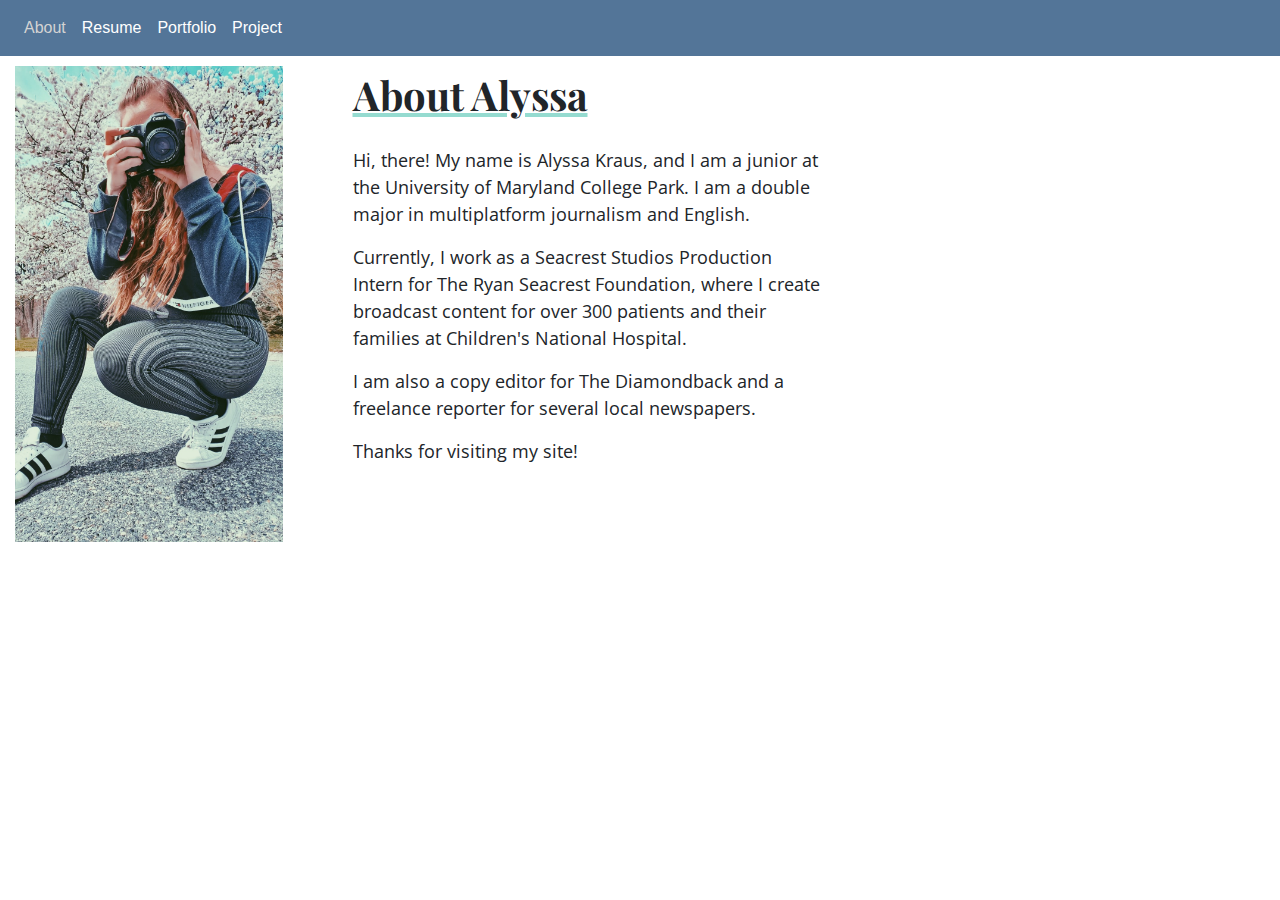
<file: index.html>
<!DOCTYPE html>
<html lang="en">
   <head>
      <!-- Basic Page Needs -->
      <meta charset="utf-8">
      <title>About Alyssa</title>
      <meta name="description" content="Alyssa Kraus is a junior at the University of Maryland. She currently works as a production intern for The Ryan Seacrest Foundation.">
      <meta name="author" content="Alyssa Kraus">
      <!-- Mobile Specific Metas -->
      <meta name="viewport" content="width=device-width, initial-scale=1">
      <!-- FONT -->
      <link href="https://fonts.googleapis.com/css2?family=Spectral&display=swap" rel="stylesheet">
      <!-- CSS -->
      <link rel="stylesheet" href="https://stackpath.bootstrapcdn.com/bootstrap/4.5.2/css/bootstrap.min.css" integrity="sha384-JcKb8q3iqJ61gNV9KGb8thSsNjpSL0n8PARn9HuZOnIxN0hoP+VmmDGMN5t9UJ0Z" crossorigin="anonymous">
      <link rel="stylesheet" href="css/style.css">
      <link href="https://fonts.googleapis.com/css2?family=Playfair+Display:ital,wght@0,400;0,500;0,600;0,700;1,400;1,600;1,700&display=swap" rel="stylesheet">
      <link href="https://fonts.googleapis.com/css2?family=Open+Sans:ital,wght@0,300;0,400;0,700;1,400;1,700&display=swap" rel="stylesheet">
   </head>
   <!-- Page contents here -->
   <body>
      <nav class="navbar navbar-expand navbar-custom">
         <ul class="navbar-nav">
            <li class="nav-item active">
               <a class="nav-link" href="https://alyssakraus.github.io/">About<span class="sr-only">(current)</span></a>
            </li>
            <li class="nav-item">
               <a class="nav-link" href="https://alyssakraus.github.io/Resume/">Resume</a>
            </li>
            <li class="nav-item">
               <a class="nav-link" href="https://alyssakraus.github.io/Portfolio/">Portfolio</a>
            </li>
            <li class="nav-item">
               <a class="nav-link" href="https://alyssakraus.github.io/project/">Project</a>
            </li>
         </ul>
      </nav>
      <div class="row">
         <div class="col-sm-3">
            <div class="container-fluid">
               <img src="images/profile-image.jpg" alt="Alyssa with camera" class="profile-image">
            </div>
         </div>
         <div class="col-lg-7">
            <div class="container-fluid">
               <h1>About Alyssa</h1>
               <div class="content">
                  <p>Hi, there! My name is Alyssa Kraus, and I am a junior at the University of Maryland College Park. I am a double major in multiplatform journalism and English.</p>
                  <p>Currently, I work as a Seacrest Studios Production Intern for The Ryan Seacrest Foundation, where I create broadcast content for over 300 patients and their families at Children's National Hospital. </p>
                  <p> I am also a copy editor for The Diamondback and a freelance reporter for several local newspapers.</p>
                  <p>Thanks for visiting my site!</p>
               </div>
               <div class="offset-md-7 col-sm-2">
                  <div class="container-fluid">
                     <img src="images/profile-image.jpg" alt="Alyssa with camera" class="ipad-image">
                  </div>
               </div>
            </div>
         </div>
      </div>
   </body>
</html>
</file>
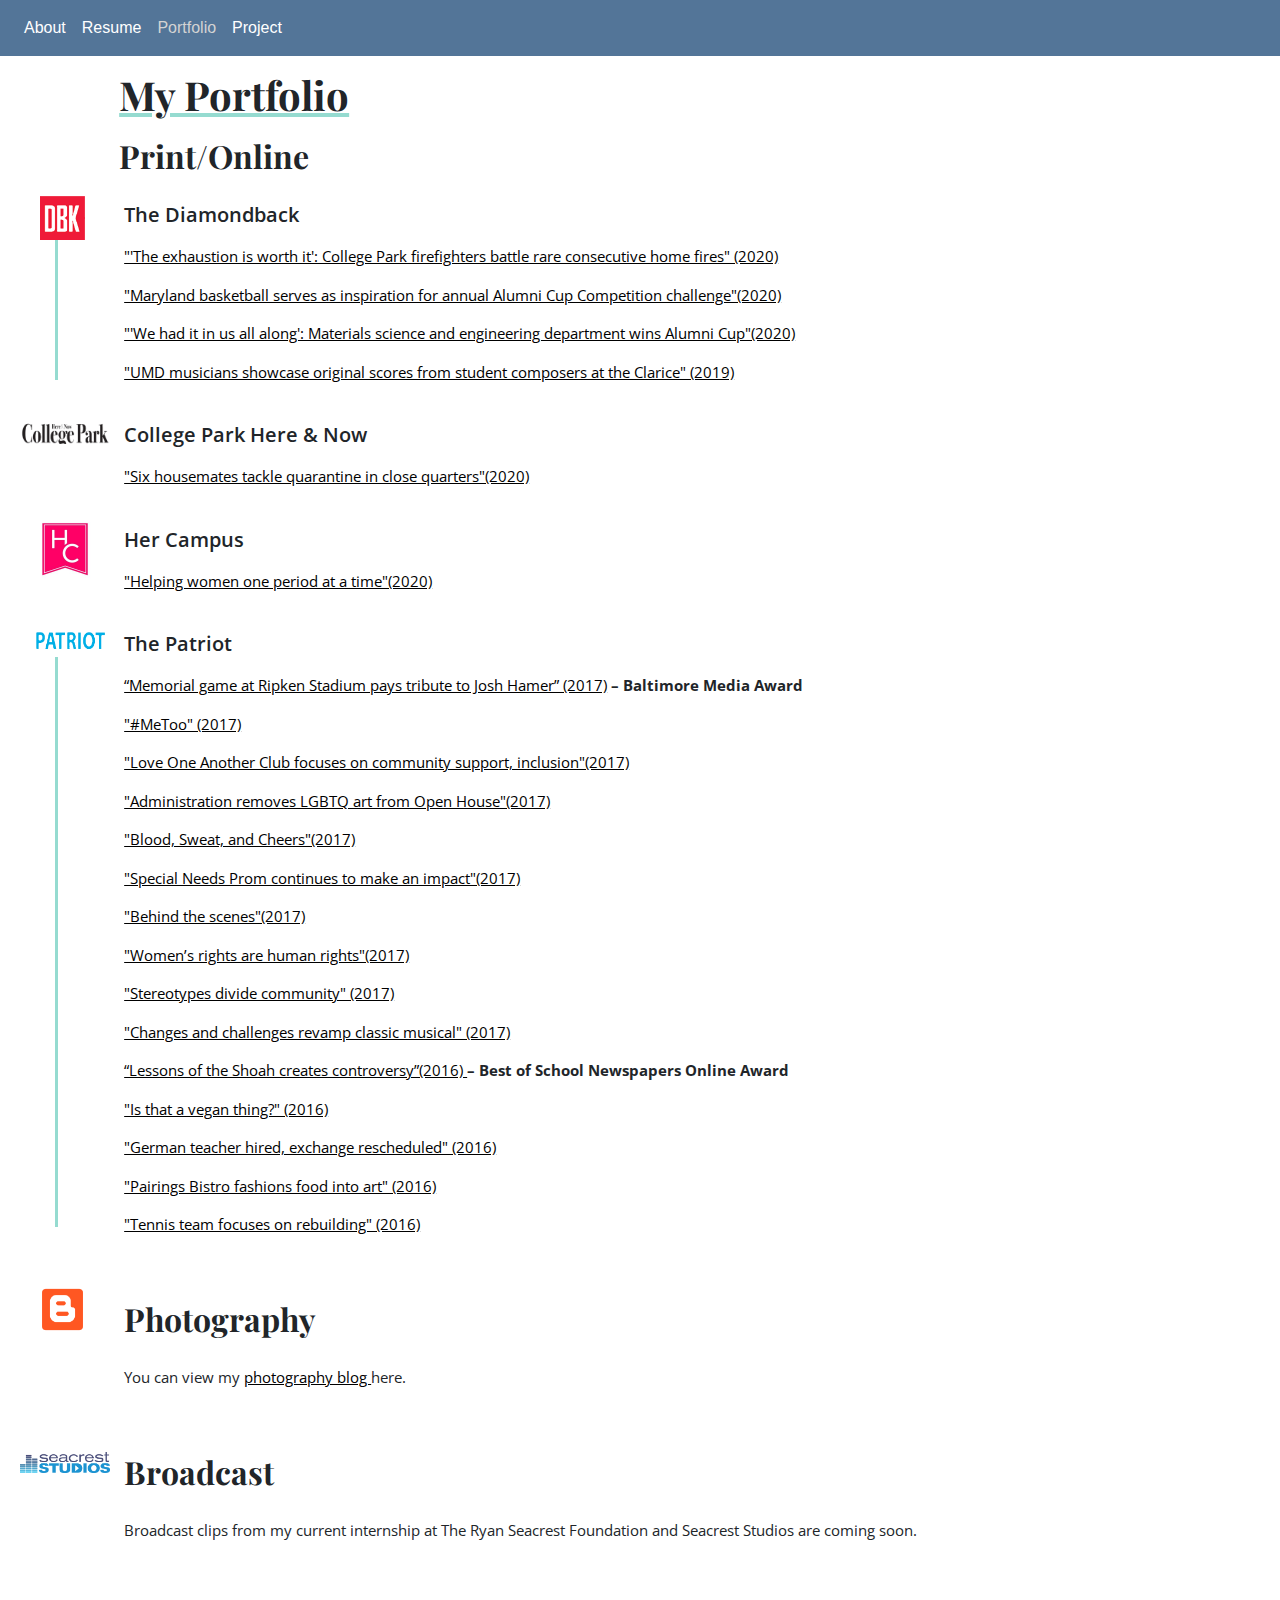
<file: Portfolio/index.html>
<!DOCTYPE html>
<html lang="en">
   <head>
      <!-- Basic Page Needs -->
      <meta charset="utf-8">
      <title>My Portfolio</title>
      <meta name="description" content="View Alyssa Kraus' clips and work here.">
      <meta name="author" content="Alyssa Kraus">
      <!-- Mobile Specific Metas -->
      <meta name="viewport" content="width=device-width, initial-scale=1">
      <!-- FONT -->
      <link href="https://fonts.googleapis.com/css2?family=Spectral&display=swap" rel="stylesheet">
      <!-- CSS -->
      <link rel="stylesheet" href="https://stackpath.bootstrapcdn.com/bootstrap/4.5.2/css/bootstrap.min.css" integrity="sha384-JcKb8q3iqJ61gNV9KGb8thSsNjpSL0n8PARn9HuZOnIxN0hoP+VmmDGMN5t9UJ0Z" crossorigin="anonymous">
      <link rel="stylesheet" href="../css/style.css">
      <link href="https://fonts.googleapis.com/css2?family=Playfair+Display:ital,wght@0,400;0,500;0,600;0,700;1,400;1,600;1,700&display=swap" rel="stylesheet">
      <link href="https://fonts.googleapis.com/css2?family=Open+Sans:wght@300;400;600;700;800&display=swap" rel="stylesheet">
   </head>
   <!-- Page contents here -->
   <body>
      <nav class="navbar navbar-expand navbar-custom">
         <ul class="navbar-nav">
            <li class="nav-item">
               <a class="nav-link" href="https://alyssakraus.github.io/">About</a>
            </li>
            <li class="nav-item">
               <a class="nav-link" href="https://alyssakraus.github.io/Resume/">Resume</a>
            </li>
            <li class="nav-item active">
               <a class="nav-link" href="https://alyssakraus.github.io/Portfolio/">Portfolio<span class="sr-only">(current)</span></a>
            </li>
            <li class="nav-item">
               <a class="nav-link" href="https://alyssakraus.github.io/project/">Project</a>
            </li>
         </ul>
      </nav>
      <div class="row">
         <div class="col-md-1">
            <img src="../images/dbk-logo.png" alt="The Diamondback logo" class="icon logo1">
            <div class="vertical-line4">
            </div>
            <img src="../images/college-park-logo.png" alt="College Park Here & Now logo" class="icon logo2">
            <img src="../images/her-campus-logo.jpg" alt="Her Campus logo" class="icon logo3">
            <img src="../images/patriot-logo.png" alt="The Patriot logo" class="icon logo4">
            <div class="vertical-line5">
            </div>
            <img src="../images/blogger-logo.png" alt="Blogger logo" class="icon logo5">
            <img src="../images/seacrest-logo.png" alt="Seacrest Studios logo" class="icon logo6">
         </div>
         <div class="col-md-11">
            <h1> My Portfolio</h1>
            <h2 class="shift">Print/Online</h2>
            <div class="container-fluid resume-text">
               <h3>The Diamondback</h3>
               <p><a href="https://dbknews.com/2020/03/03/college-park-firefighter-consecutive-fires-volunteer/" target="_blank" class="linked-text">"'The exhaustion is worth it': College Park firefighters battle rare consecutive home fires" (2020)</a></p>
               <p><a href="https://dbknews.com/2020/02/21/maryland-basketball-alumni-cup-competition-annual-machines-engineer/" target="_blank" class="linked-text">"Maryland basketball serves as inspiration for annual Alumni Cup Competition challenge"(2020)</a></p>
               <p><a href="https://dbknews.com/2020/02/24/umd-engineering-alumni-cup-competition-basketball-darryll-pines-space-jam/" target="_blank" class="linked-text">"'We had it in us all along': Materials science and engineering department wins Alumni Cup"(2020)</a></p>
               <p><a href="https://dbknews.com/2019/04/11/umd-students-clarice-original-scores-new-music-at-maryland/" target="_blank" class="linked-text">"UMD musicians showcase original scores from student composers at the Clarice" (2019)</a></p>
               <br>
               <h3>College Park Here & Now</h3>
               <p><a href="../images/College-Park-Here-and-Now-article.pdf" target="_blank" class="linked-text">"Six housemates tackle quarantine in close quarters"(2020)</a></p>
               <br>
               <h3>Her Campus</h3>
               <p><a href="https://www.hercampus.com/school/maryland/helping-women-one-period-time" target="_blank" class="linked-text">"Helping women one period at a time"(2020)</a></p>
               <br>
               <h3>The Patriot</h3>
               <p> <a href="https://jcpatriot.com/top-stories/2017/05/03/memorial-game-at-ripken-stadium-pays-tribute-to-josh-hamer/" target="_blank" class="linked-text">“Memorial game at Ripken Stadium pays tribute to Josh Hamer” (2017)</a> <b> – Baltimore Media Award</b></p>
               <p><a href="https://jcpatriot.com/news/2017/12/07/47708/" target="_blank" class="linked-text"> "#MeToo" (2017)</a></p>
               <p><a href="https://jcpatriot.com/top-stories/2017/11/10/love-one-another-club-focuses-on-community-support-and-inclusion/" target="_blank" class="linked-text">"Love One Another Club focuses on community support, inclusion"(2017)</a></p>
               <p><a href="https://jcpatriot.com/top-stories/2017/11/08/administration-removes-lgbt-art-from-open-house/" target="_blank" class="linked-text">"Administration removes LGBTQ art from Open House"(2017)</a></p>
               <p><a href="https://jcpatriot.com/sports/2017/11/01/blood-sweat-and-cheers/" target="_blank" class="linked-text">"Blood, Sweat, and Cheers"(2017)</a></p>
               <p><a href="https://jcpatriot.com/features/2017/05/17/special-needs-prom-continues-to-make-an-impact/" target="_blank" class="linked-text">"Special Needs Prom continues to make an impact"(2017)</a></p>
               <p><a href="https://jcpatriot.com/features/2017/03/17/behind-the-scenes/" target="_blank" class="linked-text">"Behind the scenes"(2017)</a></p>
               <p><a href="https://jcpatriot.com/perspectives/2017/02/23/womens-rights-are-human-rights/" target="_blank" class="linked-text">"Women’s rights are human rights"(2017)</a></p>
               <p><a href="https://jcpatriot.com/perspectives/2017/04/12/stereotypes-divide-community/" target="_blank" class="linked-text">"Stereotypes divide community" (2017)</a></p>
               <p><a href="https://jcpatriot.com/top-stories/2017/10/30/changes-and-challenges-revamp-classic-musical/" target="_blank" class="linked-text">"Changes and challenges revamp classic musical" (2017)</a></p>
               <p><a href="https://jcpatriot.com/top-stories/2016/11/21/lessons-of-the-shoah-creates-controversy/" target="_blank" class="linked-text">“Lessons of the Shoah creates controversy”(2016) </a> <b>– Best of School Newspapers Online Award</b></p>
               <p><a href="https://jcpatriot.com/features/student-life/2016/11/22/is-that-a-vegan-thing/" target="_blank" class="linked-text">"Is that a vegan thing?" (2016)</a></p>
               <p><a href="https://jcpatriot.com/news/2016/06/11/german-teacher-hired-exchange-rescheduled/" target="_blank" class="linked-text">"German teacher hired, exchange rescheduled" (2016)</a></p>
               <p><a href="https://jcpatriot.com/arts-entertainment/2016/06/06/pairings-bistro-fashions-food-into-art/" target="_blank" class="linked-text">"Pairings Bistro fashions food into art" (2016)</a></p>
               <p><a href="https://jcpatriot.com/uncategorized/2017/05/25/tennis-team-focuses-on-rebuilding/" target="_blank" class="linked-text">"Tennis team focuses on rebuilding" (2016)</a></p>
               <br>
               <br>
               <h2> Photography</h2>
               <p> You can view my <a href="https://alyssakrausphotography.blogspot.com/" target="_blank" class="linked-text">photography blog </a>here.</p>
               <br>
               <br>
               <h2> Broadcast</h2>
               <p> Broadcast clips from my current internship at The Ryan Seacrest Foundation and Seacrest Studios are coming soon.</p>
               <br>
               <br>
               <br>
            </div>
         </div>
      </div>
   </body>
</file>
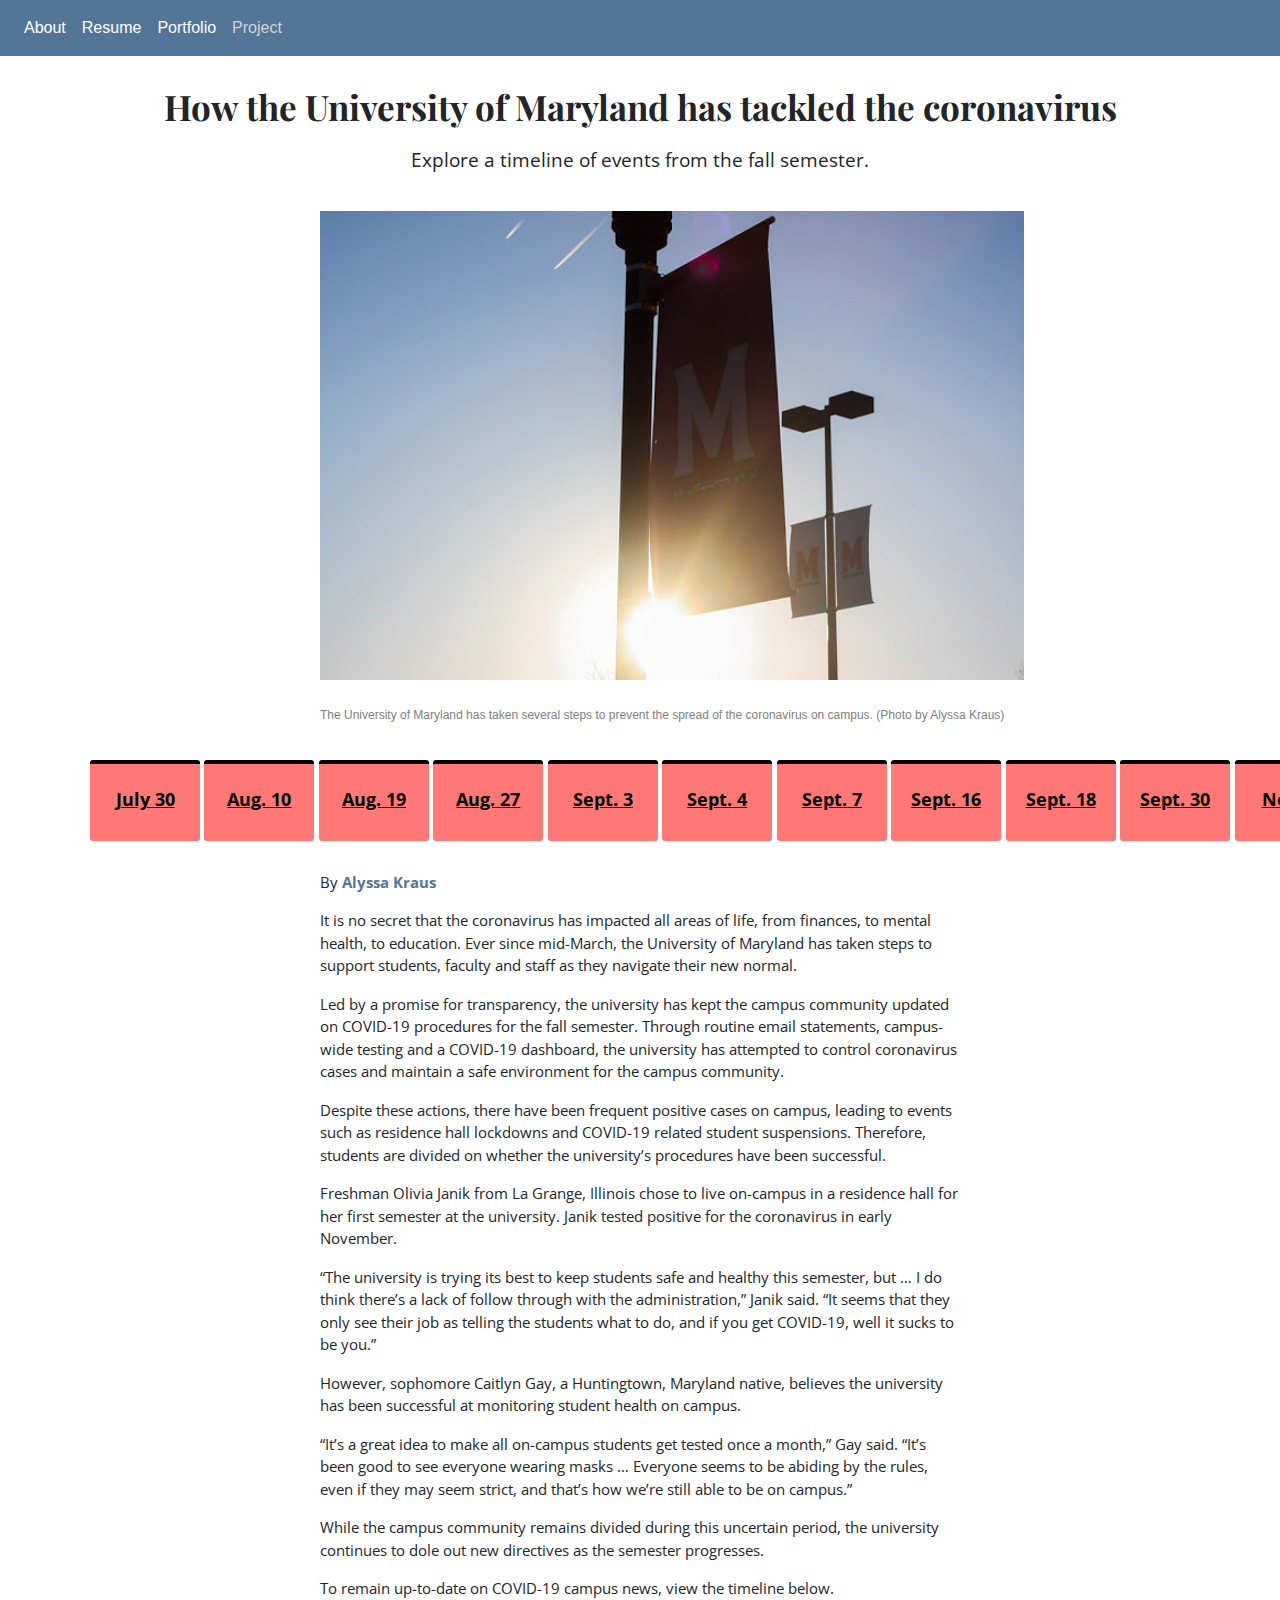
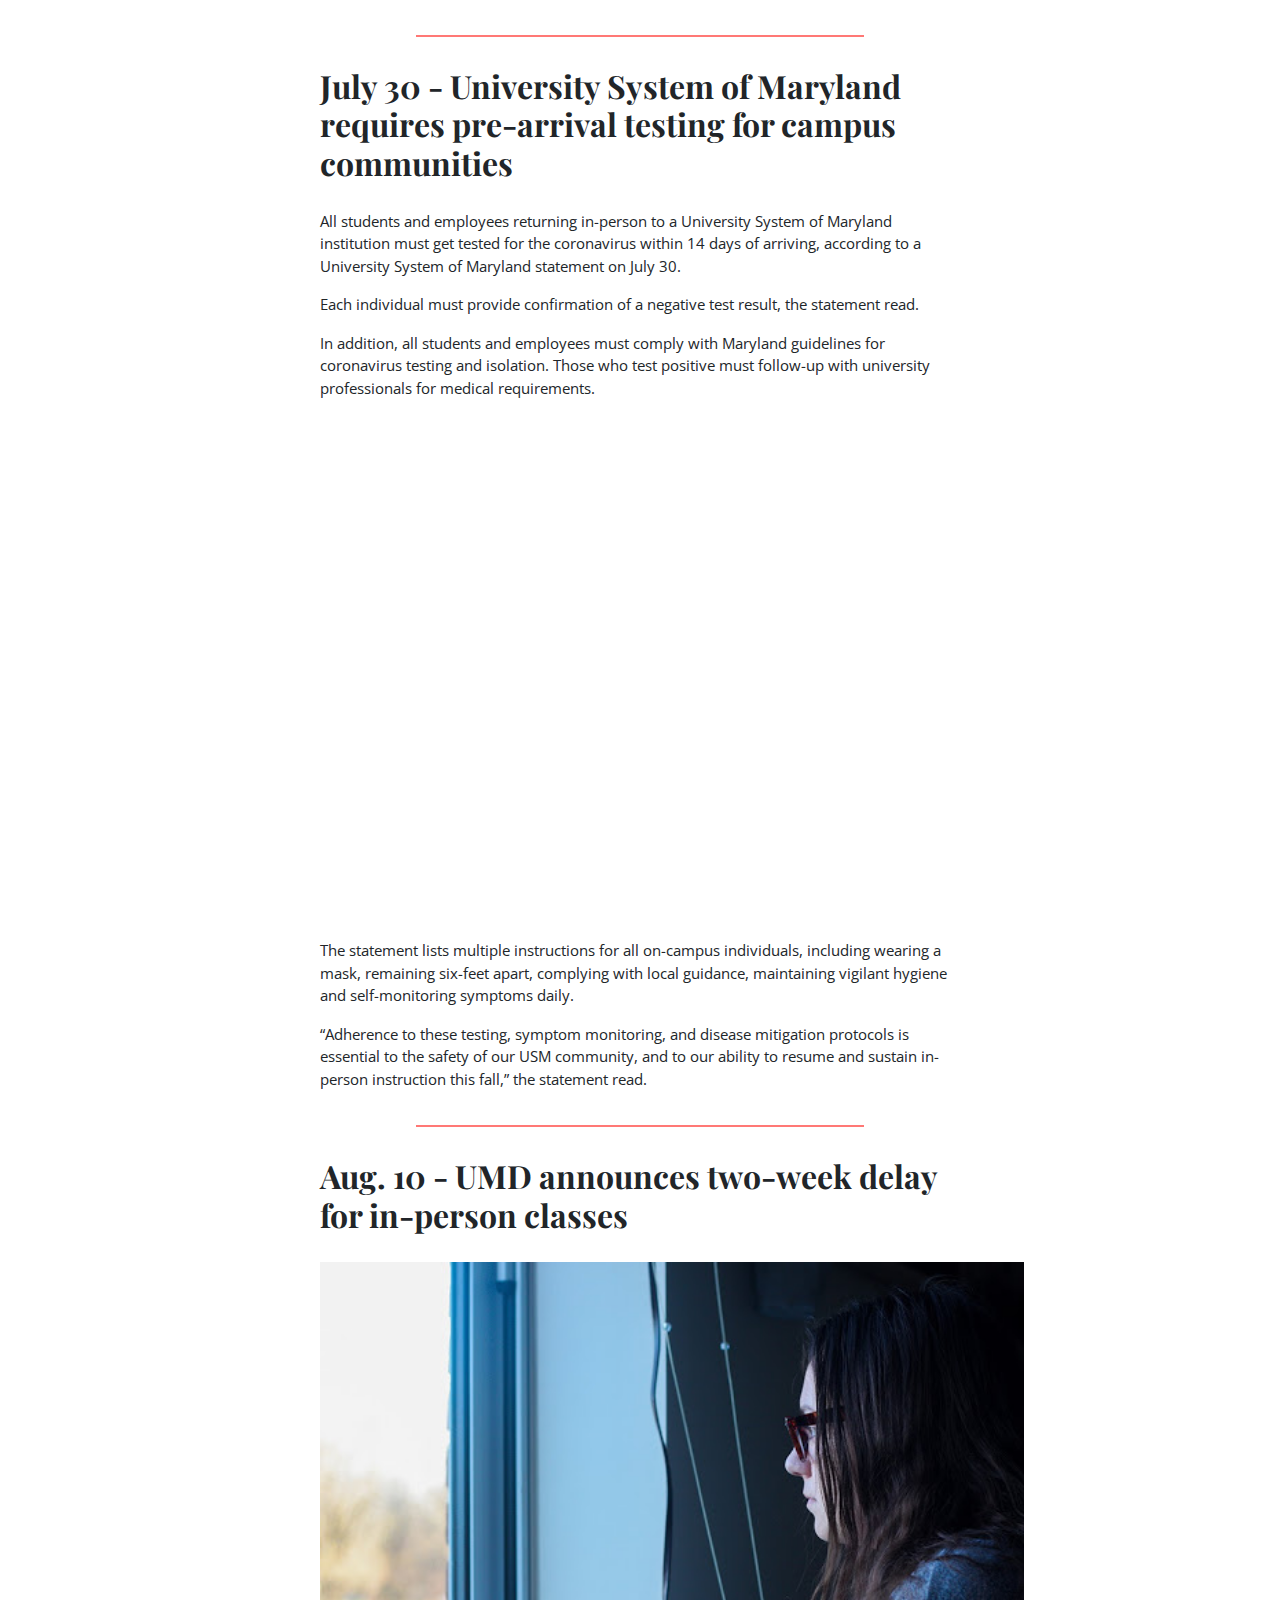
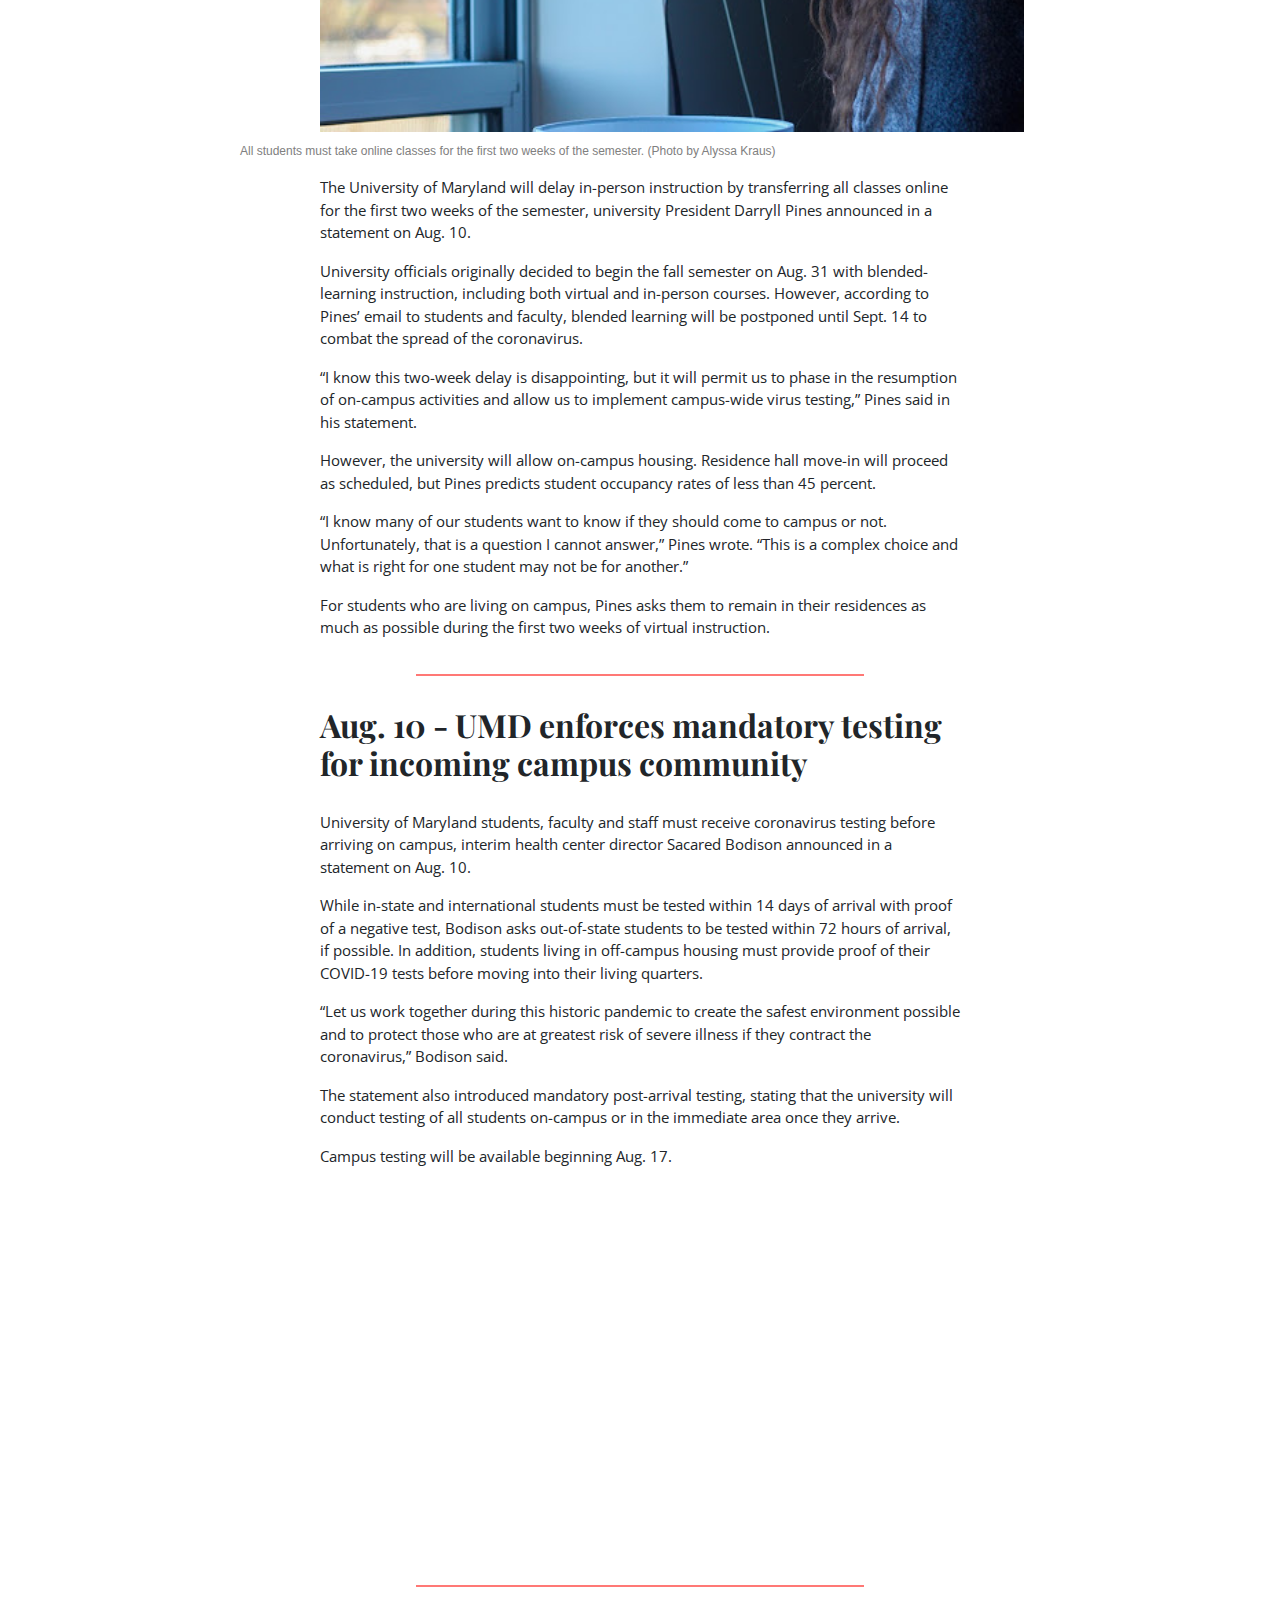
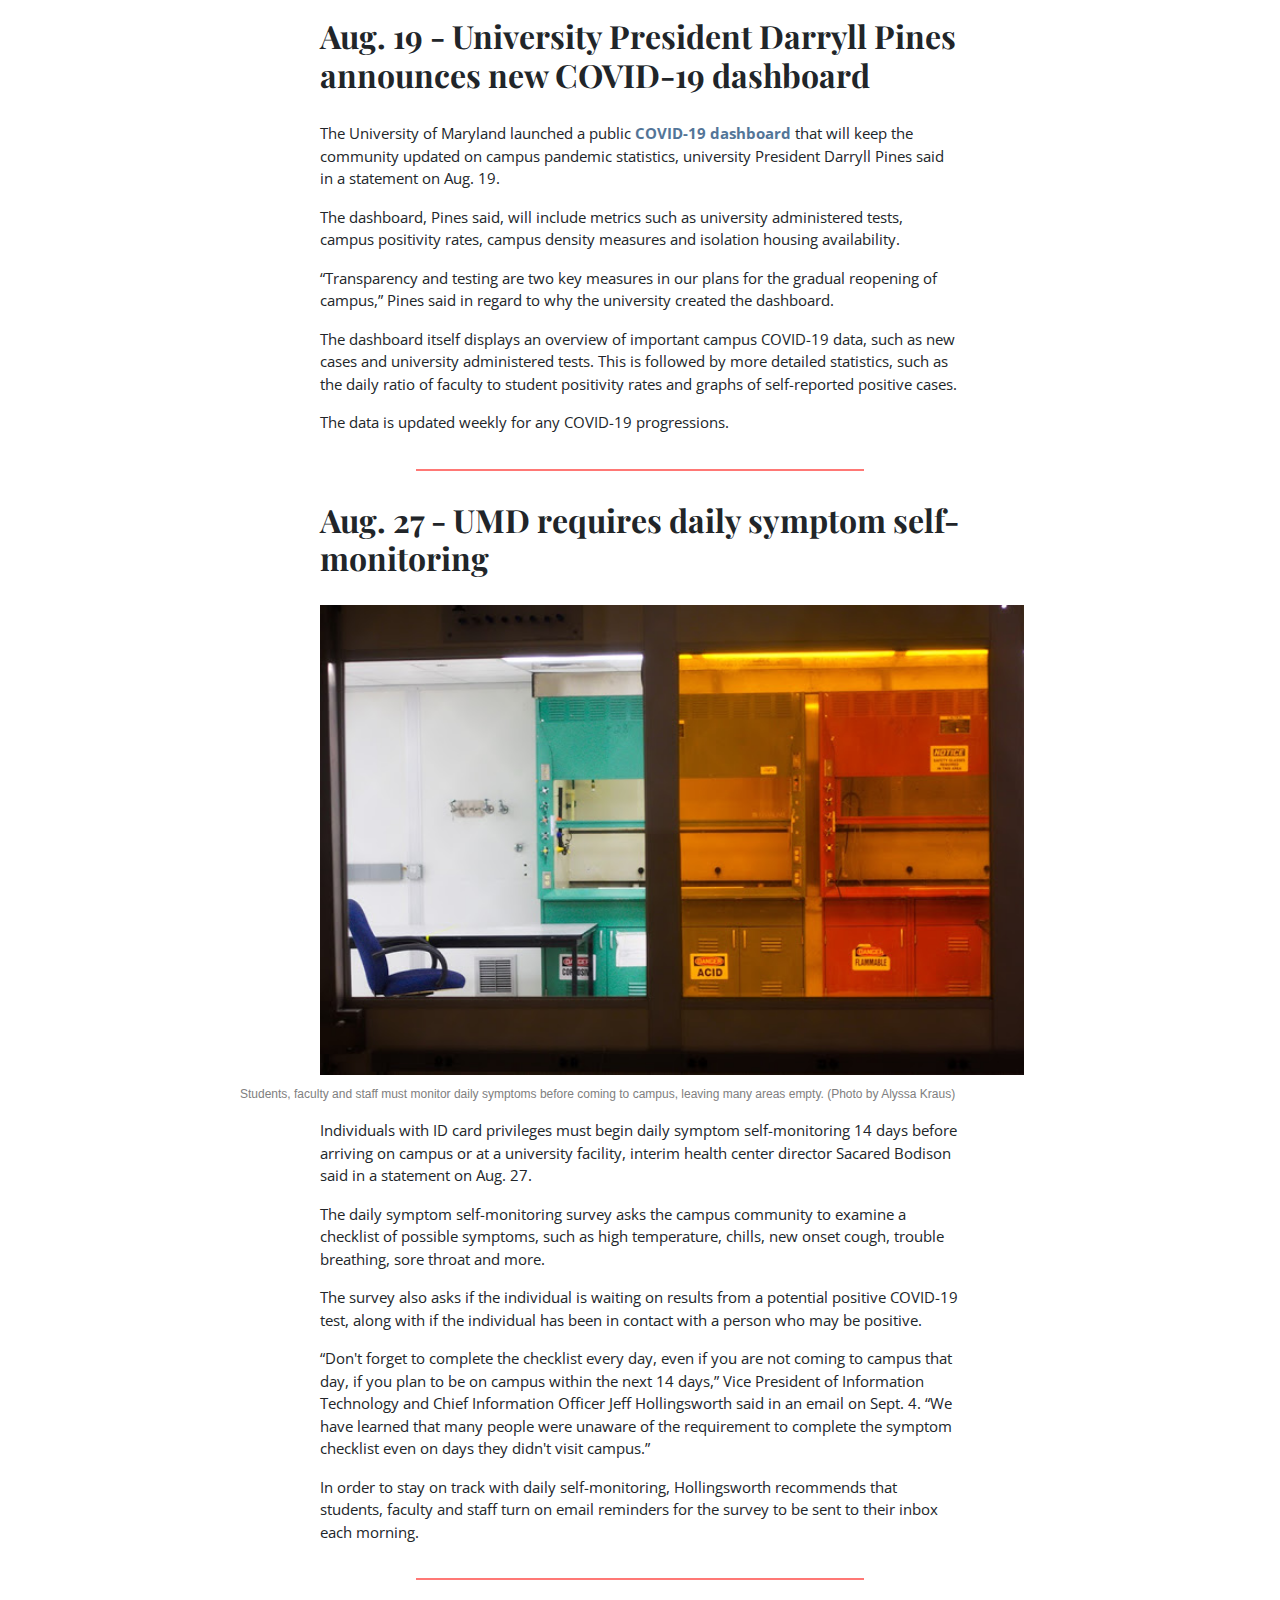
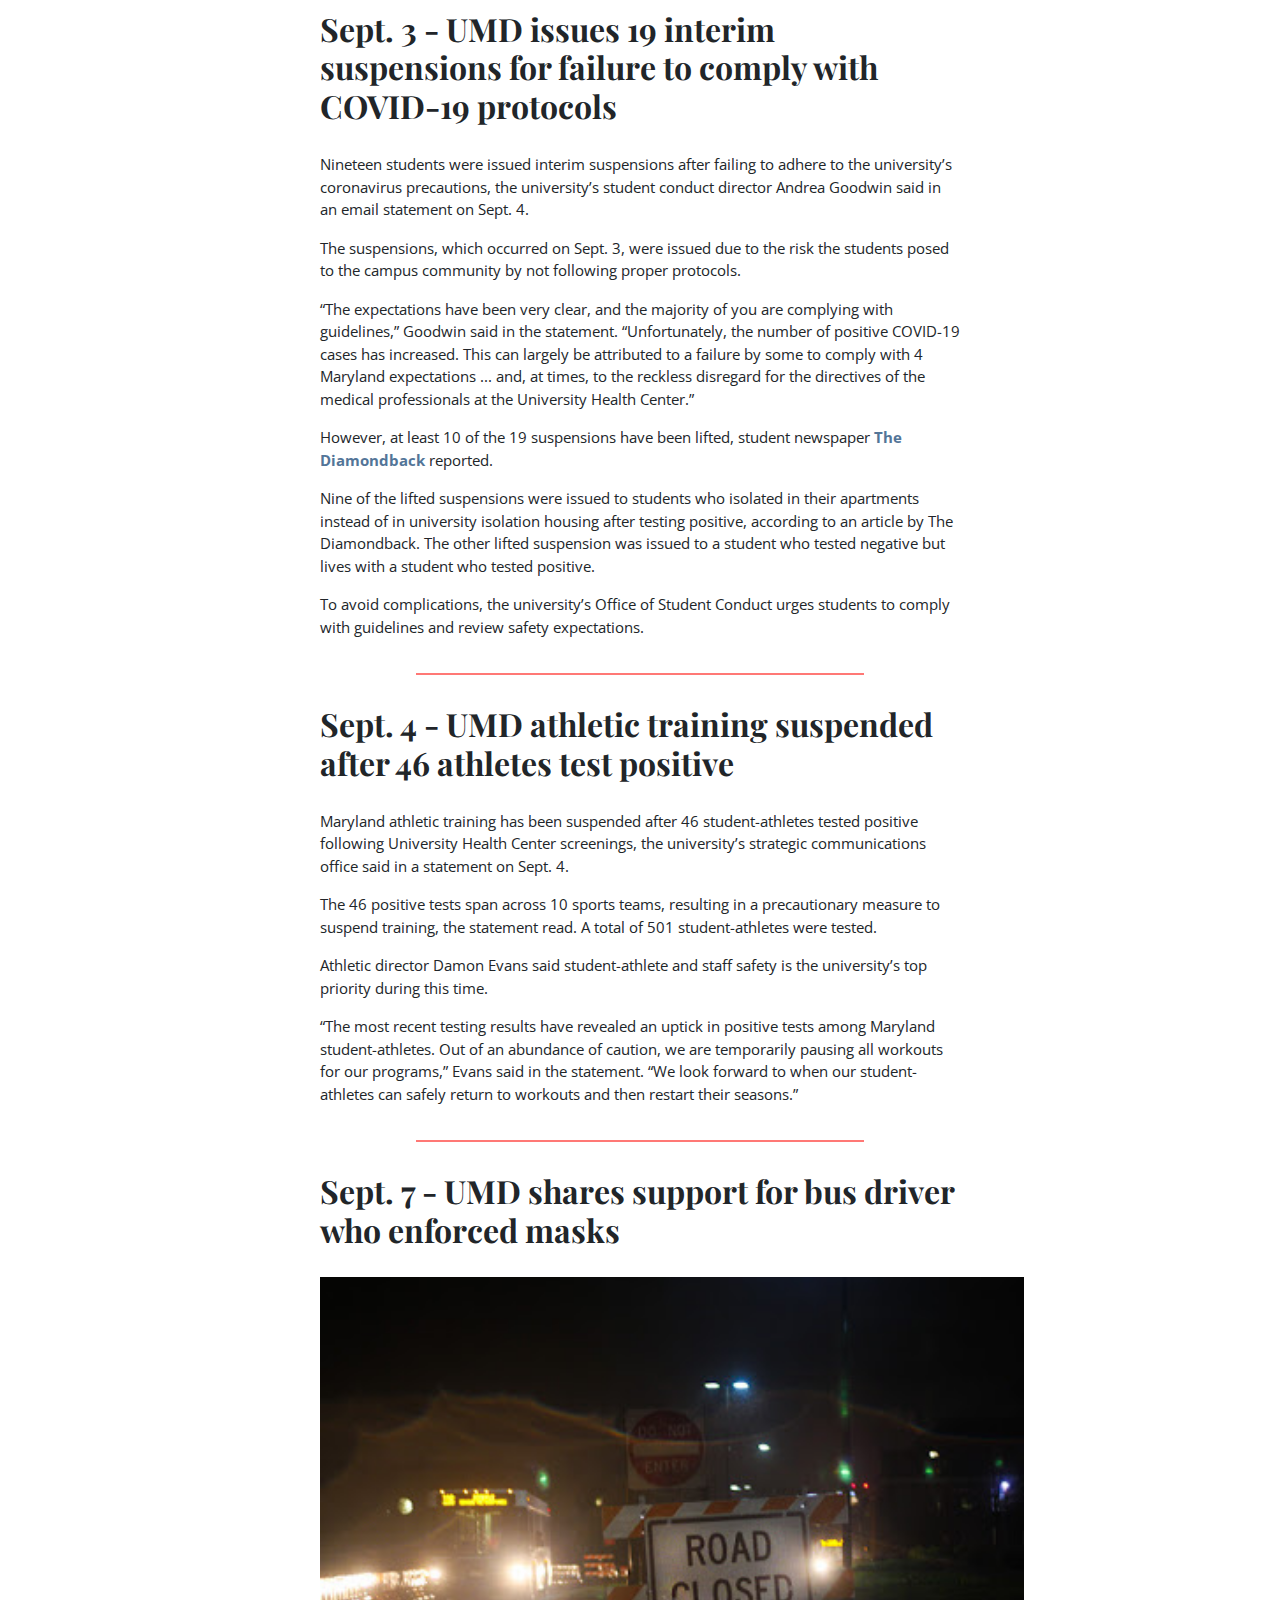
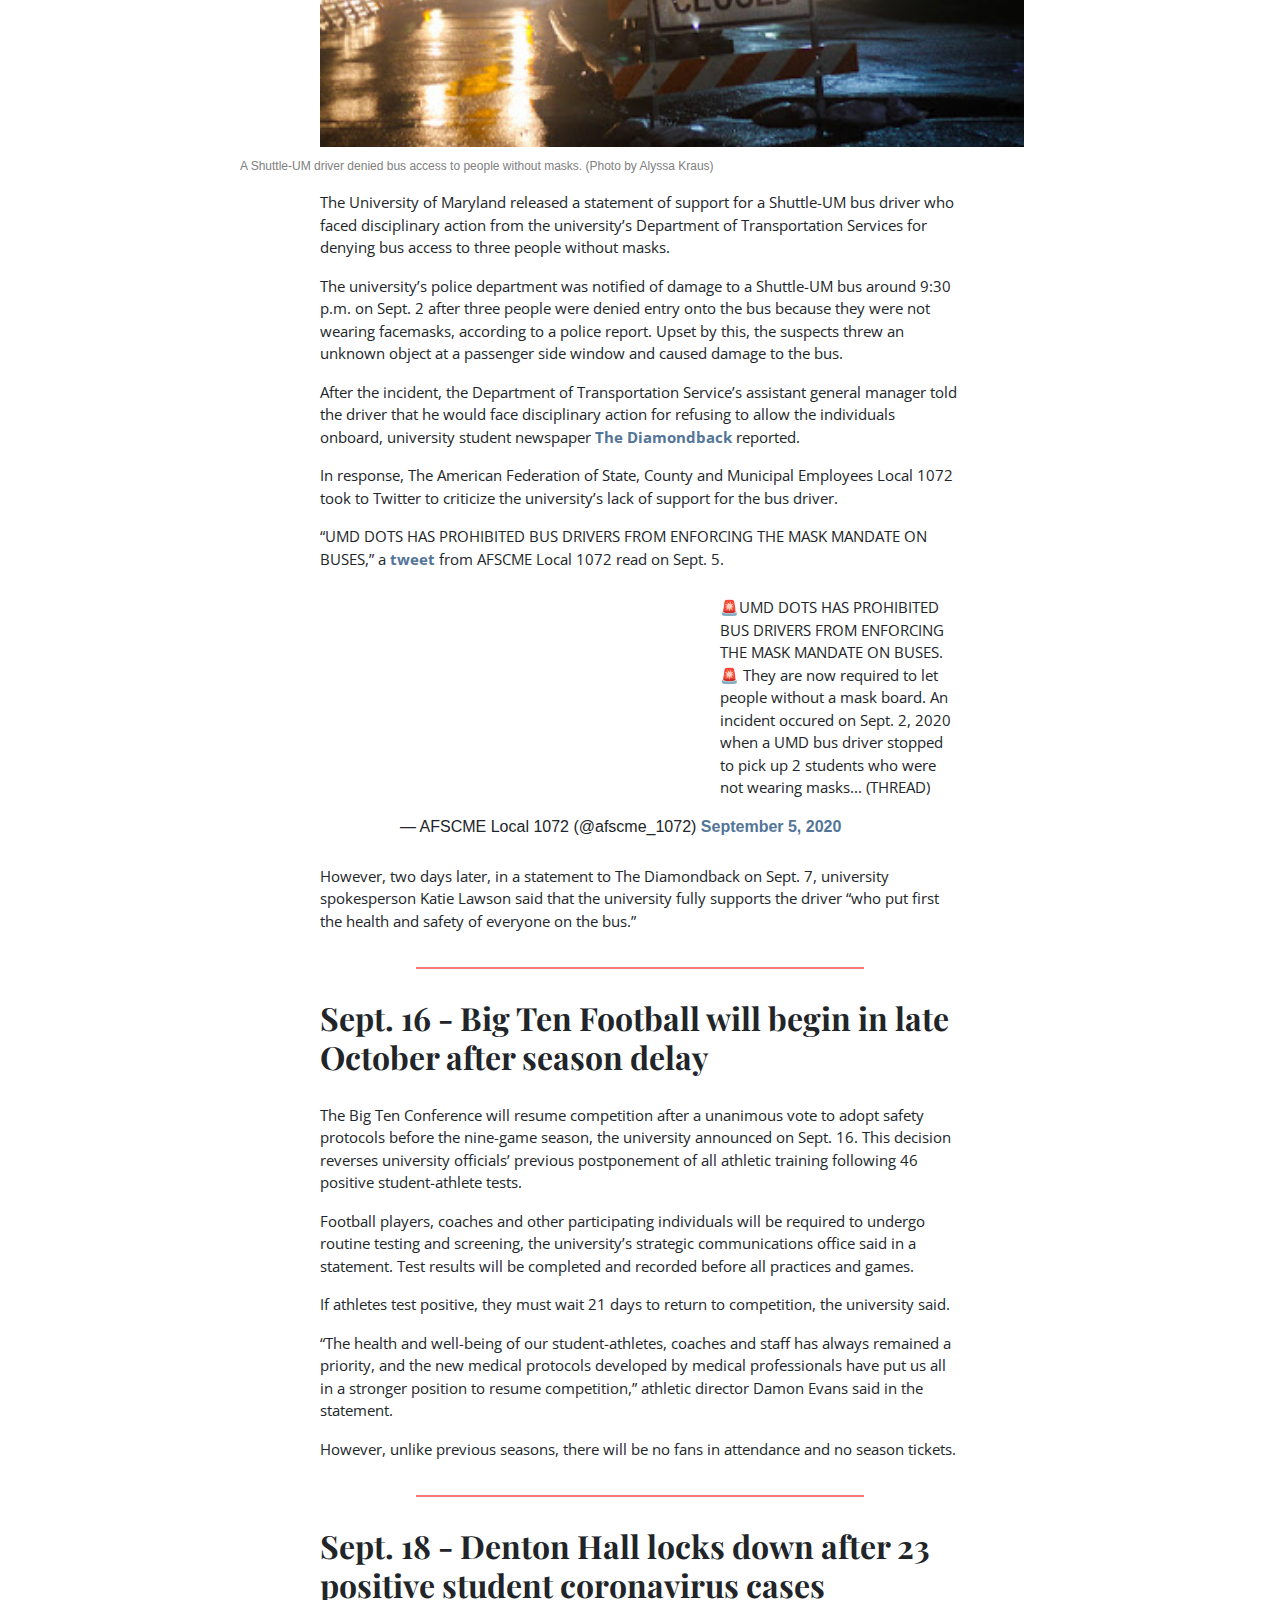
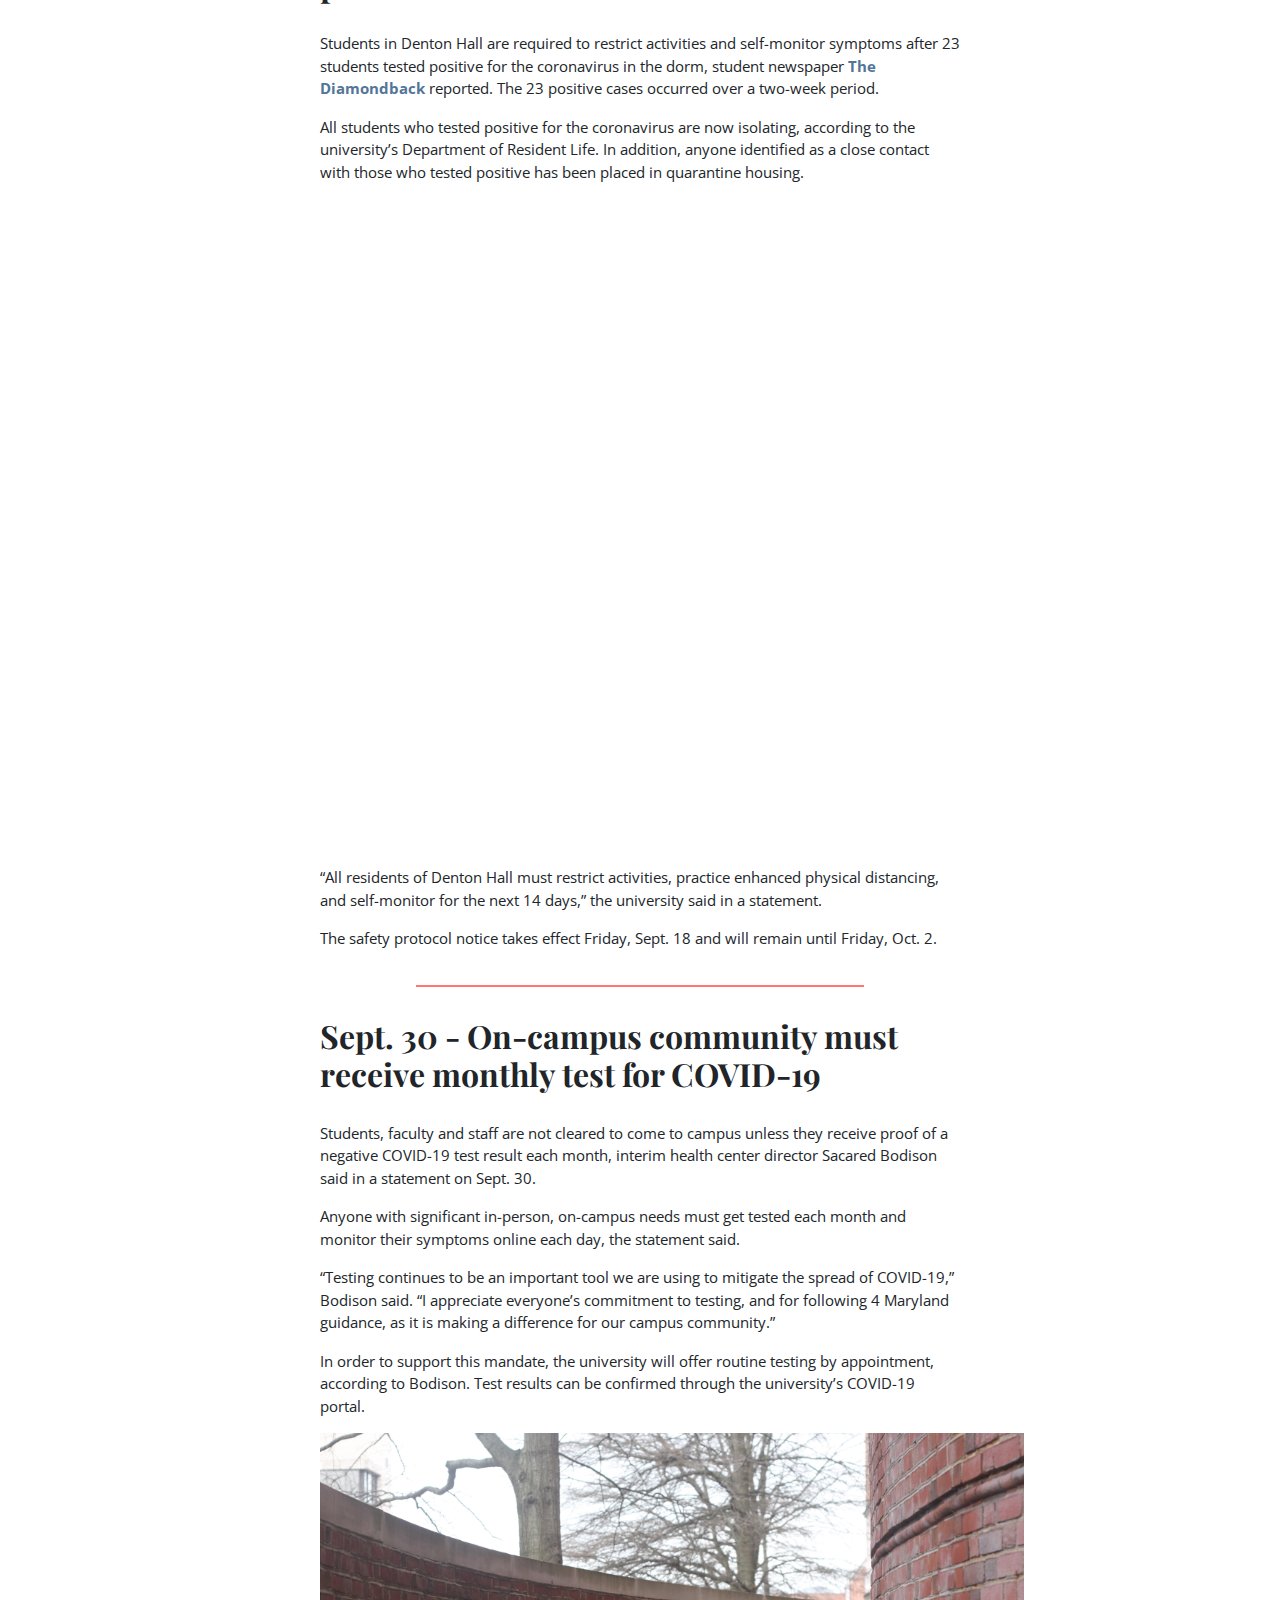
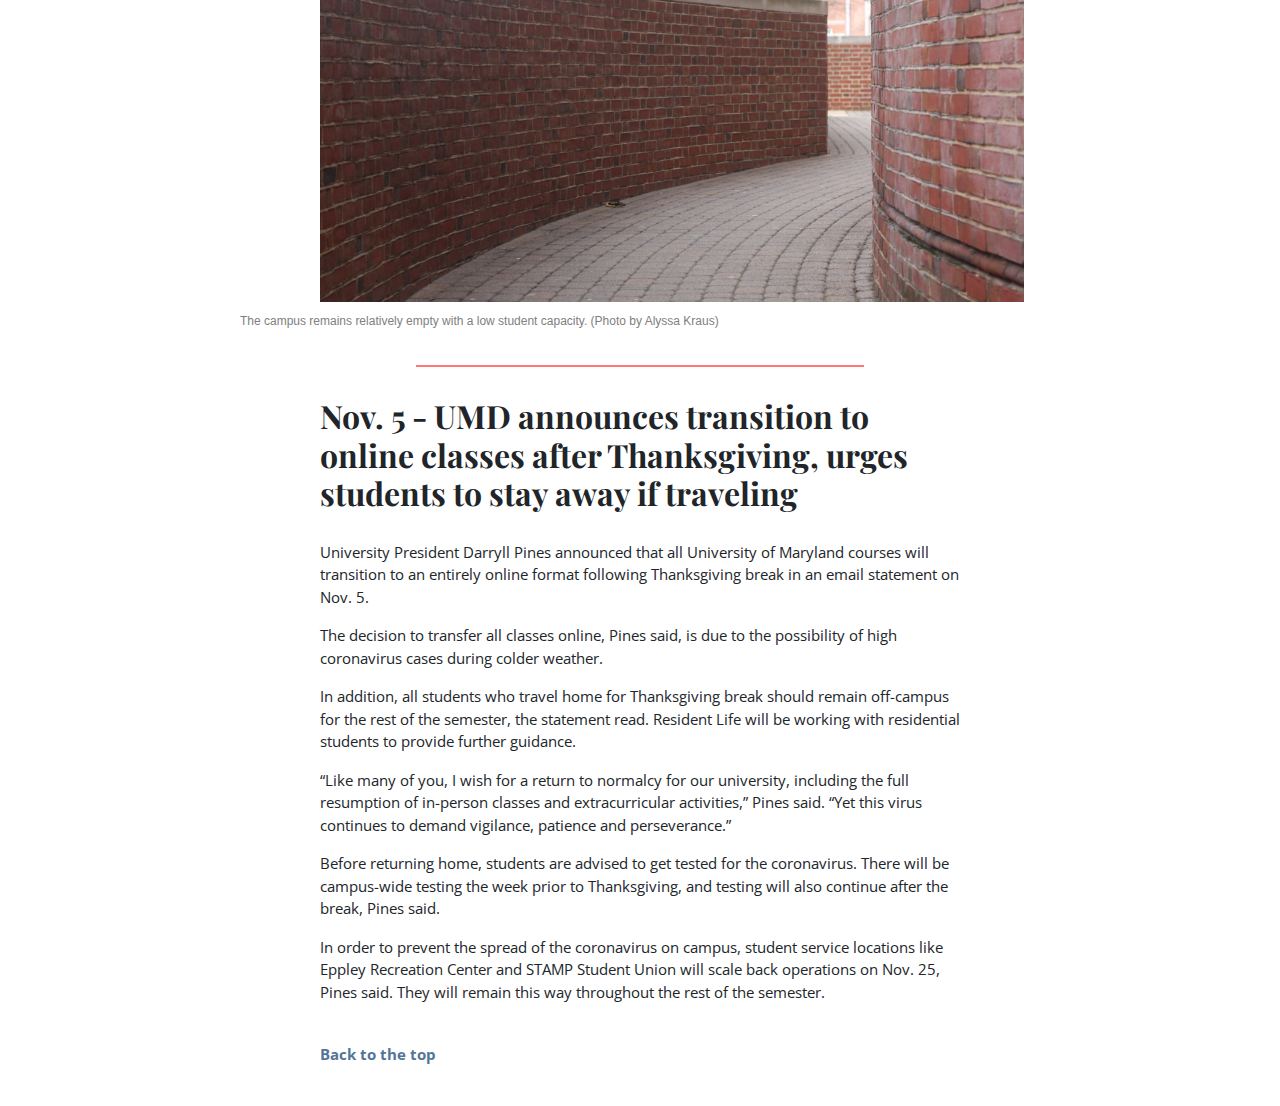
<file: project/index.html>
<!DOCTYPE html>
<html lang="en">
   <head>
      <!-- Basic Page Needs -->
      <meta charset="utf-8">
      <title>My Project</title>
      <meta name="description" content="View a timeline of UMD's COVID-19 precautions.">
      <meta name="author" content="Alyssa Kraus">
      <!-- Mobile Specific Metas -->
      <meta name="viewport" content="width=device-width, initial-scale=1">
      <!-- FONT -->
      <link href="https://fonts.googleapis.com/css2?family=Spectral&display=swap" rel="stylesheet">
      <!-- CSS -->
      <link rel="stylesheet" href="https://stackpath.bootstrapcdn.com/bootstrap/4.5.2/css/bootstrap.min.css" integrity="sha384-JcKb8q3iqJ61gNV9KGb8thSsNjpSL0n8PARn9HuZOnIxN0hoP+VmmDGMN5t9UJ0Z" crossorigin="anonymous">
      <link rel="stylesheet" href="../css/style.css">
      <link href="https://fonts.googleapis.com/css2?family=Playfair+Display:ital,wght@0,400;0,500;0,600;0,700;1,400;1,600;1,700&display=swap" rel="stylesheet">
      <link href="https://fonts.googleapis.com/css2?family=Open+Sans:wght@300;400;600;700;800&display=swap" rel="stylesheet">
   </head>
   <!-- Page contents here -->
   <body>
      <nav class="navbar navbar-expand navbar-custom">
         <ul class="navbar-nav">
            <li class="nav-item">
               <a class="nav-link" href="https://alyssakraus.github.io/">About</a>
            </li>
            <li class="nav-item">
               <a class="nav-link" href="https://alyssakraus.github.io/Resume/">Resume</a>
            </li>
            <li class="nav-item">
               <a class="nav-link" href="https://alyssakraus.github.io/Portfolio/">Portfolio</a>
            </li>
            <li class="nav-item active">
               <a class="nav-link" href="https://alyssakraus.github.io/project/">Project<span class="sr-only">(current)</span></a>
            </li>
         </ul>
      </nav>
      <div class= "project-header">
         <h1><a id="up">How the University of Maryland has tackled the coronavirus</a></h1>
         <p class="deck"> Explore a timeline of events from the fall semester. 
         <p>
            <img src="../images/umd-sign.jpg" alt="UMD flag at sunset" class="mainphoto">
         <p class="head-caption"> The University of Maryland has taken several steps to prevent the spread of the coronavirus on campus. (Photo by Alyssa Kraus)</p>
      </div>
      <div class="bar"></div>
      <div class="timeline">
         <div class="entry">
            <h1> <a href="#July30" class="linked-text">July 30</a></h1>
         </div>
         <div class="entry">
            <h1><a href="#Aug10" class="linked-text">Aug. 10</a></h1>
         </div>
         <div class="entry">
            <h1><a href="#Aug19" class="linked-text">Aug. 19</a></h1>
         </div>
         <div class="entry">
            <h1><a href="#Aug27" class="linked-text">Aug. 27</a></h1>
         </div>
         <div class="entry">
            <h1><a href="#Sept3" class="linked-text">Sept. 3</a></h1>
         </div>
         <div class="entry">
            <h1><a href="#Sept4" class="linked-text">Sept. 4</a></h1>
         </div>
         <div class="entry">
            <h1><a href="#Sept7" class="linked-text">Sept. 7</a></h1>
         </div>
         <div class="entry">
            <h1><a href="#Sept16" class="linked-text">Sept. 16</a></h1>
         </div>
         <div class="entry">
            <h1><a href="#Sept18" class="linked-text">Sept. 18</a></h1>
         </div>
         <div class="entry">
            <h1><a href="#Sept30" class="linked-text">Sept. 30</a></h1>
         </div>
         <div class="entry">
            <h1><a href="#Nov5" class="linked-text">Nov. 5</a></h1>
         </div>
      </div>
      <div class="article">
         <p> By <a href="https://alyssakraus.github.io/Portfolio" target="_blank">Alyssa Kraus</a></p>
         <p>It is no secret that the coronavirus has impacted all areas of life, from finances, to mental health, to education. Ever since mid-March, the University of Maryland has taken steps to support students, faculty and staff as they navigate their new normal.</p>
         <p>Led by a promise for transparency, the university has kept the campus community updated on COVID-19 procedures for the fall semester. Through routine email statements, campus-wide testing and a COVID-19 dashboard, the university has attempted to control coronavirus cases and maintain a safe environment for the campus community.</p>
         <p>Despite these actions, there have been frequent positive cases on campus, leading to events such as residence hall lockdowns and COVID-19 related student suspensions. Therefore, students are divided on whether the university’s procedures have been successful.</p>
         <p>Freshman Olivia Janik from La Grange, Illinois chose to live on-campus in a residence hall for her first semester at the university. Janik tested positive for the coronavirus in early November.</p>
         <p>“The university is trying its best to keep students safe and healthy this semester, but … I do think there’s a lack of follow through with the administration,” Janik said. “It seems that they only see their job as telling the students what to do, and if you get COVID-19, well it sucks to be you.”</p>
         <p>However, sophomore Caitlyn Gay, a Huntingtown, Maryland native, believes the university has been successful at monitoring student health on campus.</p>
         <p>“It’s a great idea to make all on-campus students get tested once a month,” Gay said. “It’s been good to see everyone wearing masks … Everyone seems to be abiding by the rules, even if they may seem strict, and that’s how we’re still able to be on campus.”</p>
         <p>While the campus community remains divided during this uncertain period, the university continues to dole out new directives as the semester progresses.</p>
         <p>To remain up-to-date on COVID-19 campus news, view the timeline below.</p>
         <hr>
         <h2><a id="July30">July 30 - University System of Maryland requires pre-arrival testing for campus communities</a></h2>
         <p>All students and employees returning in-person to a University System of Maryland institution must get tested for the coronavirus within 14 days of arriving, according to a University System of Maryland statement on July 30.</p>
         <p>Each individual must provide confirmation of a negative test result, the statement read.</p>
         <p>In addition, all students and employees must comply with Maryland guidelines for coronavirus testing and isolation. Those who test positive must follow-up with university professionals for medical requirements.</p>
      </div>
      <div class="data">
         <iframe title="Positive UMD-Administered Tests" aria-label="Interactive line chart" id="datawrapper-chart-DSyzi" src="https://datawrapper.dwcdn.net/DSyzi/2/" scrolling="no" frameborder="0" style="width: 0; min-width: 100% !important; border: none;" height="457"></iframe><script type="text/javascript">!function(){"use strict";window.addEventListener("message",(function(a){if(void 0!==a.data["datawrapper-height"])for(var e in a.data["datawrapper-height"]){var t=document.getElementById("datawrapper-chart-"+e)||document.querySelector("iframe[src*='"+e+"']");t&&(t.style.height=a.data["datawrapper-height"][e]+"px")}}))}();</script>
      </div>
      <div class="article">
         <p>The statement lists multiple instructions for all on-campus individuals, including wearing a mask, remaining six-feet apart, complying with local guidance, maintaining vigilant hygiene and self-monitoring symptoms daily.</p>
         <p>“Adherence to these testing, symptom monitoring, and disease mitigation protocols is essential to the safety of our USM community, and to our ability to resume and sustain in-person instruction this fall,” the statement read.</p>
         <hr>
         <h2><a id="Aug10">Aug. 10 - UMD announces two-week delay for in-person classes</a></h2>
      </div>
      <img src="../images/student-through-window.jpg" alt="Girl looking out of a window" class="photography">
      <div class="container">
         <p class="caption"> All students must take online classes for the first two weeks of the semester. (Photo by Alyssa Kraus)</p>
      </div>
      <div class="article">
         <p>The University of Maryland will delay in-person instruction by transferring all classes online for the first two weeks of the semester, university President Darryll Pines announced in a statement on Aug. 10. </p>
         <p>University officials originally decided to begin the fall semester on Aug. 31 with blended-learning instruction, including both virtual and in-person courses. However, according to Pines’ email to students and faculty, blended learning will be postponed until Sept. 14 to combat the spread of the coronavirus.</p>
         <p>“I know this two-week delay is disappointing, but it will permit us to phase in the resumption of on-campus activities and allow us to implement campus-wide virus testing,” Pines said in his statement. </p>
         <p>However, the university will allow on-campus housing. Residence hall move-in will proceed as scheduled, but Pines predicts student occupancy rates of less than 45 percent.</p>
         <p>“I know many of our students want to know if they should come to campus or not. Unfortunately, that is a question I cannot answer,” Pines wrote. “This is a complex choice and what is right for one student may not be for another.”</p>
         <p>For students who are living on campus, Pines asks them to remain in their residences as much as possible during the first two weeks of virtual instruction.</p>
         <hr>
         <h2>Aug. 10 - UMD enforces mandatory testing for incoming campus community</h2>
         <p>University of Maryland students, faculty and staff must receive coronavirus testing before arriving on campus, interim health center director Sacared Bodison announced in a statement on Aug. 10.</p>
         <p>While in-state and international students must be tested within 14 days of arrival with proof of a negative test, Bodison asks out-of-state students to be tested within 72 hours of arrival, if possible. In addition, students living in off-campus housing must provide proof of their COVID-19 tests before moving into their living quarters.</p>
         <p>“Let us work together during this historic pandemic to create the safest environment possible and to protect those who are at greatest risk of severe illness if they contract the coronavirus,” Bodison said.</p>
         <p>The statement also introduced mandatory post-arrival testing, stating that the university will conduct testing of all students on-campus or in the immediate area once they arrive.</p>
         <p>Campus testing will be available beginning Aug. 17. </p>
      </div>
      <div class="data">
         <iframe title="Student and Faculty/Staff Positive Cases" aria-label="chart" id="datawrapper-chart-dxqBa" src="https://datawrapper.dwcdn.net/dxqBa/2/" scrolling="no" frameborder="0" style="width: 0; min-width: 100% !important; border: none;" height="300"></iframe><script type="text/javascript">!function(){"use strict";window.addEventListener("message",(function(a){if(void 0!==a.data["datawrapper-height"])for(var e in a.data["datawrapper-height"]){var t=document.getElementById("datawrapper-chart-"+e)||document.querySelector("iframe[src*='"+e+"']");t&&(t.style.height=a.data["datawrapper-height"][e]+"px")}}))}();</script>
      </div>
      <div class="article">
         <hr>
         <h2><a id="Aug19">Aug. 19 - University President Darryll Pines announces new COVID-19 dashboard</a></h2>
         <p>The University of Maryland launched a public <a href="https://umd.edu/covid-19-dashboard" target="_blank">COVID-19 dashboard</a> that will keep the community updated on campus pandemic statistics, university President Darryll Pines said in a statement on Aug. 19.</p>
         <p>The dashboard, Pines said, will include metrics such as university administered tests, campus positivity rates, campus density measures and isolation housing availability.</p>
         <p>“Transparency and testing are two key measures in our plans for the gradual reopening of campus,” Pines said in regard to why the university created the dashboard.</p>
         <p>The dashboard itself displays an overview of important campus COVID-19 data, such as new cases and university administered tests. This is followed by more detailed statistics, such as the daily ratio of faculty to student positivity rates and graphs of self-reported positive cases.</p>
         <p>The data is updated weekly for any COVID-19 progressions.</p>
         <hr>
         <h2><a id="Aug27">Aug. 27 - UMD requires daily symptom self-monitoring</a></h2>
      </div>
      <img src="../images/empty-lab.jpg" alt="Empty lab" class="photography">
      <div class="container">
         <p class="caption"> Students, faculty and staff must monitor daily symptoms before coming to campus, leaving many areas empty. (Photo by Alyssa Kraus)</p>
      </div>
      <div class="article">
         <p>Individuals with ID card privileges must begin daily symptom self-monitoring 14 days before arriving on campus or at a university facility, interim health center director Sacared Bodison said in a statement on Aug. 27.</p>
         <p>The daily symptom self-monitoring survey asks the campus community to examine a checklist of possible symptoms, such as high temperature, chills, new onset cough, trouble breathing, sore throat and more. </p>
         <p>The survey also asks if the individual is waiting on results from a potential positive COVID-19 test, along with if the individual has been in contact with a person who may be positive.</p>
         <p>“Don't forget to complete the checklist every day, even if you are not coming to campus that day, if you plan to be on campus within the next 14 days,” Vice President of Information Technology and Chief Information Officer Jeff Hollingsworth said in an email on Sept. 4. “We have learned that many people were unaware of the requirement to complete the symptom checklist even on days they didn't visit campus.”</p>
         <p>In order to stay on track with daily self-monitoring, Hollingsworth recommends that students, faculty and staff turn on email reminders for the survey to be sent to their inbox each morning.</p>
         <hr>
         <h2><a id="Sept3">Sept. 3 - UMD issues 19 interim suspensions for failure to comply with COVID-19 protocols</a></h2>
         <p>Nineteen students were issued interim suspensions after failing to adhere to the university’s coronavirus precautions, the university’s student conduct director Andrea Goodwin said in an email statement on Sept. 4.</p>
         <p>The suspensions, which occurred on Sept. 3, were issued due to the risk the students posed to the campus community by not following proper protocols.</p>
         <p>“The expectations have been very clear, and the majority of you are complying with guidelines,” Goodwin said in the statement. “Unfortunately, the number of positive COVID-19 cases has increased. This can largely be attributed to a failure by some to comply with 4 Maryland expectations ... and, at times, to the reckless disregard for the directives of the medical professionals at the University Health Center.”</p>
         <p>However, at least 10 of the 19 suspensions have been lifted, student newspaper <a href="https://dbknews.com/2020/09/05/umd-covid-19-coronavirus-pandemic-suspension-office-student-conduct-code-of-student-conduct/" target="_blank">The Diamondback </a>reported.</p>
         <p>Nine of the lifted suspensions were issued to students who isolated in their apartments instead of in university isolation housing after testing positive, according to an article by The Diamondback. The other lifted suspension was issued to a student who tested negative but lives with a student who tested positive.</p>
         <p>To avoid complications, the university’s Office of Student Conduct urges students to comply with guidelines and review safety expectations. </p>
         <hr>
         <h2><a id="Sept4">Sept. 4 - UMD athletic training suspended after 46 athletes test positive</a></h2>
         <p>Maryland athletic training has been suspended after 46 student-athletes tested positive following University Health Center screenings, the university’s strategic communications office said in a statement on Sept. 4.</p>
         <p>The 46 positive tests span across 10 sports teams, resulting in a precautionary measure to suspend training, the statement read. A total of 501 student-athletes were tested.</p>
         <p>Athletic director Damon Evans said student-athlete and staff safety is the university’s top priority during this time.</p>
         <p>“The most recent testing results have revealed an uptick in positive tests among Maryland student-athletes. Out of an abundance of caution, we are temporarily pausing all workouts for our programs,” Evans said in the statement. “We look forward to when our student-athletes can safely return to workouts and then restart their seasons.”</p>
         <hr>
         <h2><a id="Sept7">Sept. 7 - UMD shares support for bus driver who enforced masks</a></h2>
      </div>
      <img src="../images/bus.jpg" alt="UMD bus at night" class="photography">
      <div class="container">
         <p class="caption"> A Shuttle-UM driver denied bus access to people without masks. (Photo by Alyssa Kraus)</p>
      </div>
      <div class="article">
         <p>The University of Maryland released a statement of support for a Shuttle-UM bus driver who faced disciplinary action from the university’s Department of Transportation Services for denying bus access to three people without masks.</p>
         <p>The university’s police department was notified of damage to a Shuttle-UM bus around 9:30 p.m. on Sept. 2 after three people were denied entry onto the bus because they were not wearing facemasks, according to a police report. Upset by this, the suspects threw an unknown object at a passenger side window and caused damage to the bus.</p>
         <p>After the incident, the Department of Transportation Service’s assistant general manager told the driver that he would face disciplinary action for refusing to allow the individuals onboard, university student newspaper <a href="https://dbknews.com/2020/09/08/umd-dots-driver-university-of-maryland-department-of-transportation-covid-19-coronavirus-pandemic/" target="_blank">The Diamondback</a> reported.</p>
         <p>In response, The American Federation of State, County and Municipal Employees Local 1072 took to Twitter to criticize the university’s lack of support for the bus driver.</p>
         <p>“UMD DOTS HAS PROHIBITED BUS DRIVERS FROM ENFORCING THE MASK MANDATE ON BUSES,” a <a href="https://twitter.com/afscme_1072/status/1302290855026405376?s=20" target="_blank">tweet</a> from AFSCME Local 1072 read on Sept. 5.</p>
         <blockquote class="twitter-tweet">
            <p lang="en" dir="ltr">🚨UMD DOTS HAS PROHIBITED BUS DRIVERS FROM ENFORCING THE MASK MANDATE ON BUSES.🚨 They are now required to let people without a mask board. An incident occured on Sept. 2, 2020 when a UMD bus driver stopped to pick up 2 students who were not wearing masks... (THREAD)</p>
            &mdash; AFSCME Local 1072 (@afscme_1072) <a href="https://twitter.com/afscme_1072/status/1302290855026405376?ref_src=twsrc%5Etfw">September 5, 2020</a>
         </blockquote>
         <script async src="https://platform.twitter.com/widgets.js" charset="utf-8"></script>
         <p>However, two days later, in a statement to The Diamondback on Sept. 7, university spokesperson Katie Lawson said that the university fully supports the driver “who put first the health and safety of everyone on the bus.”</p>
         <hr>
         <h2><a id="Sept16">Sept. 16 - Big Ten Football will begin in late October after season delay</a></h2>
         <p>The Big Ten Conference will resume competition after a unanimous vote to adopt safety protocols before the nine-game season, the university announced on Sept. 16. This decision reverses university officials’ previous postponement of all athletic training following 46 positive student-athlete tests.</p>
         <p>Football players, coaches and other participating individuals will be required to undergo routine testing and screening, the university’s strategic communications office said in a statement. Test results will be completed and recorded before all practices and games.</p>
         <p>If athletes test positive, they must wait 21 days to return to competition, the university said.</p>
         <p>“The health and well-being of our student-athletes, coaches and staff has always remained a priority, and the new medical protocols developed by medical professionals have put us all in a stronger position to resume competition,” athletic director Damon Evans said in the statement.</p>
         <p>However, unlike previous seasons, there will be no fans in attendance and no season tickets.</p>
         <hr>
         <h2><a id="Sept18">Sept. 18 - Denton Hall locks down after 23 positive student coronavirus cases </a></h2>
         <p>Students in Denton Hall are required to restrict activities and self-monitor symptoms after 23 students tested positive for the coronavirus in the dorm, student newspaper <a href="https://dbknews.com/2020/09/18/umd-coronavirus-denton-hall-quarantine-guidelines/" target="_blank">The Diamondback</a> reported. The 23 positive cases occurred over a two-week period.</p>
         <p>All students who tested positive for the coronavirus are now isolating, according to the university’s Department of Resident Life. In addition, anyone identified as a close contact with those who tested positive has been placed in quarantine housing.</p>
      </div>
      <div class="data2">
         <iframe title="On-Campus Quarantine Housing Availability" aria-label="chart" id="datawrapper-chart-WeyXa" src="https://datawrapper.dwcdn.net/WeyXa/4/" scrolling="no" frameborder="0" style="width: 0; min-width: 100% !important; border: none;" height="600"></iframe><script type="text/javascript">!function(){"use strict";window.addEventListener("message",(function(a){if(void 0!==a.data["datawrapper-height"])for(var e in a.data["datawrapper-height"]){var t=document.getElementById("datawrapper-chart-"+e)||document.querySelector("iframe[src*='"+e+"']");t&&(t.style.height=a.data["datawrapper-height"][e]+"px")}}))}();</script>
      </div>
      <div class="article">
         <p>“All residents of Denton Hall must restrict activities, practice enhanced physical distancing, and self-monitor for the next 14 days,” the university said in a statement.</p>
         <p>The safety protocol notice takes effect Friday, Sept. 18 and will remain until Friday, Oct. 2.</p>
         <hr>
         <h2><a id="Sept30">Sept. 30 - On-campus community must receive monthly test for COVID-19</a></h2>
         <p>Students, faculty and staff are not cleared to come to campus unless they receive proof of a negative COVID-19 test result each month, interim health center director Sacared Bodison said in a statement on Sept. 30.</p>
         <p>Anyone with significant in-person, on-campus needs must get tested each month and monitor their symptoms online each day, the statement said.</p>
         <p>“Testing continues to be an important tool we are using to mitigate the spread of COVID-19,” Bodison said. “I appreciate everyone’s commitment to testing, and for following 4 Maryland guidance, as it is making a difference for our campus community.”</p>
         <p>In order to support this mandate, the university will offer routine testing by appointment, according to Bodison. Test results can be confirmed through the university’s COVID-19 portal.</p>
      </div>
      <img src="../images/empty-campus.jpg" alt="Empty walkway" class="photography">
      <div class="container">
         <p class="caption"> The campus remains relatively empty with a low student capacity. (Photo by Alyssa Kraus)</p>
      </div>
      <div class="article">
         <hr>
         <h2><a id="Nov5">Nov. 5 - UMD announces transition to online classes after Thanksgiving, urges students to stay away if traveling</a></h2>
         <p>University President Darryll Pines announced that all University of Maryland courses will transition to an entirely online format following Thanksgiving break in an email statement on Nov. 5.</p>
         <p>The decision to transfer all classes online, Pines said, is due to the possibility of high coronavirus cases during colder weather.</p>
         <p>In addition, all students who travel home for Thanksgiving break should remain off-campus for the rest of the semester, the statement read. Resident Life will be working with residential students to provide further guidance.</p>
         <p>“Like many of you, I wish for a return to normalcy for our university, including the full resumption of in-person classes and extracurricular activities,” Pines said. “Yet this virus continues to demand vigilance, patience and perseverance.”</p>
         <p>Before returning home, students are advised to get tested for the coronavirus. There will be campus-wide testing the week prior to Thanksgiving, and testing will also continue after the break, Pines said.</p>
         <p>In order to prevent the spread of the coronavirus on campus, student service locations like Eppley Recreation Center and STAMP Student Union will scale back operations on Nov. 25, Pines said. They will remain this way throughout the rest of the semester.</p>
         <br>
         <p><a href="#up">Back to the top</a></p>
         <br>
      </div>
   </body>
</file>
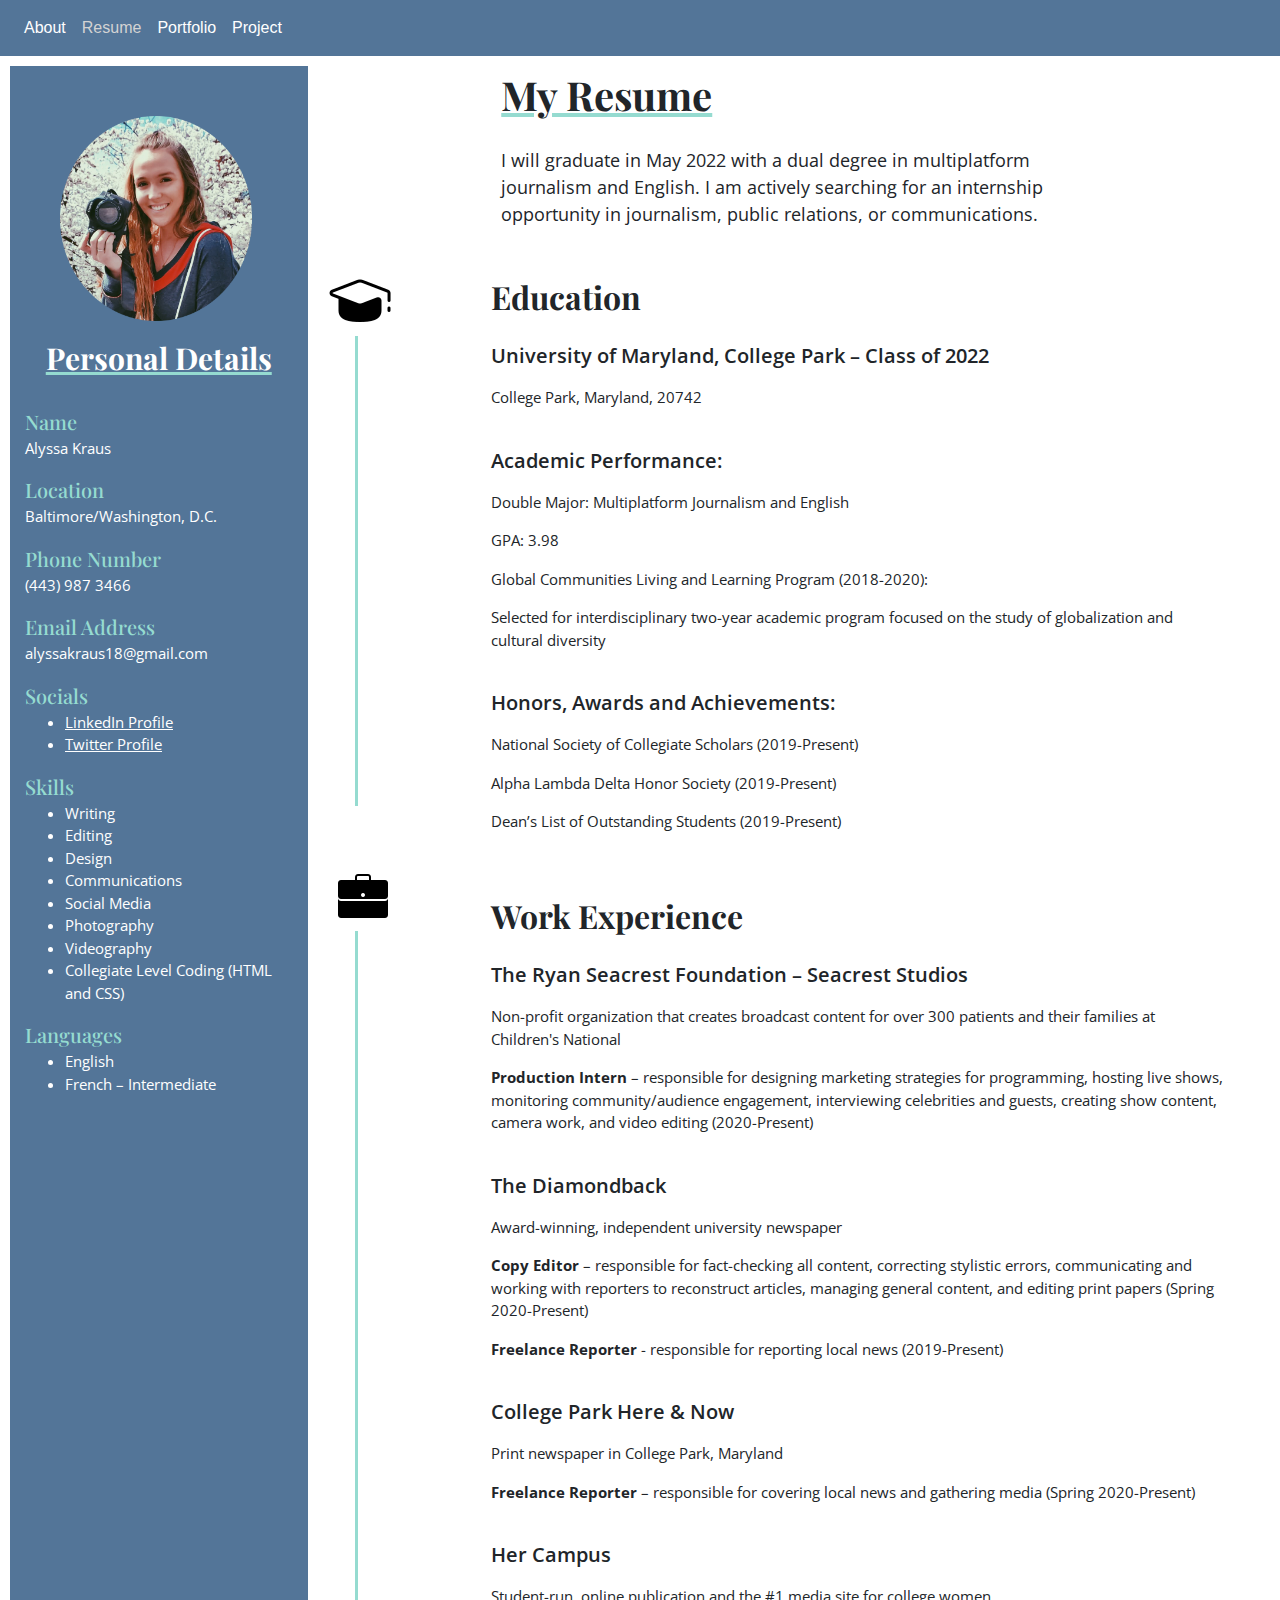
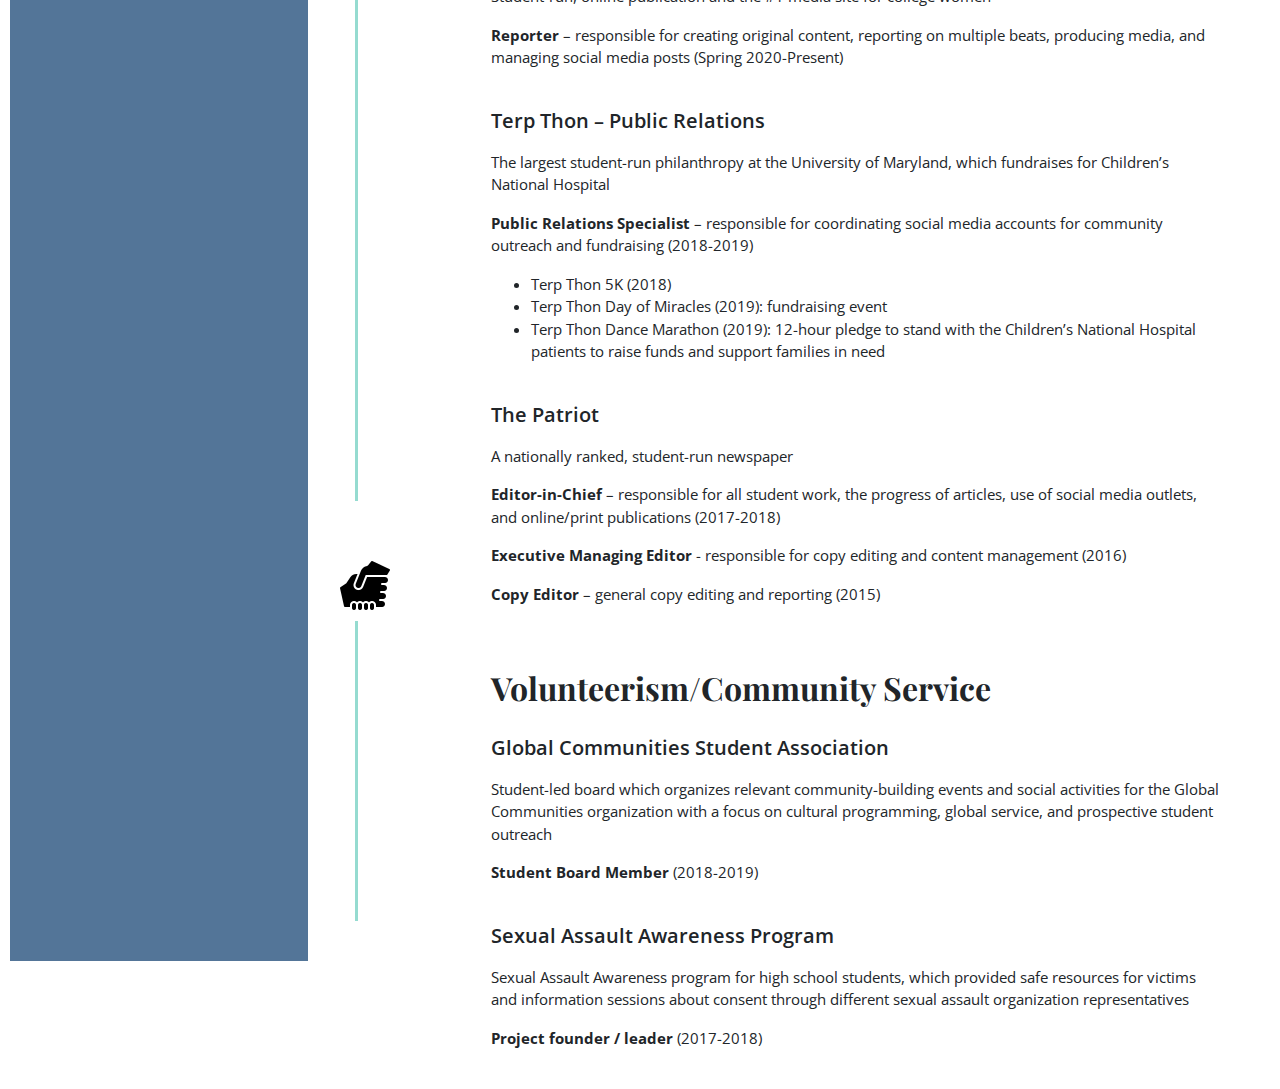
<file: Resume/index.html>
<!DOCTYPE html>
<html lang="en">
   <head>
      <!-- Basic Page Needs -->
      <meta charset="utf-8">
      <title>Resume</title>
      <meta name="description" content="View Alyssa Kraus' resume, skills, and contact information here.">
      <meta name="author" content="Alyssa Kraus">
      <!-- Mobile Specific Metas -->
      <meta name="viewport" content="width=device-width, initial-scale=1">
      <!-- FONT -->
      <link href="https://fonts.googleapis.com/css2?family=Spectral&display=swap" rel="stylesheet">
      <!-- CSS -->
      <link rel="stylesheet" href="https://stackpath.bootstrapcdn.com/bootstrap/4.5.2/css/bootstrap.min.css" integrity="sha384-JcKb8q3iqJ61gNV9KGb8thSsNjpSL0n8PARn9HuZOnIxN0hoP+VmmDGMN5t9UJ0Z" crossorigin="anonymous">
      <link rel="stylesheet" href="../css/style.css">
      <link href="https://fonts.googleapis.com/css2?family=Playfair+Display:ital,wght@0,400;0,500;0,600;0,700;1,400;1,600;1,700&display=swap" rel="stylesheet">
      <link href="https://fonts.googleapis.com/css2?family=Open+Sans:wght@300;400;600;700;800&display=swap" rel="stylesheet">
   </head>
   <!-- Page contents here -->
   <body>
      <nav class="navbar navbar-expand navbar-custom">
         <ul class="navbar-nav">
            <li class="nav-item">
               <a class="nav-link" href="https://alyssakraus.github.io/">About</a>
            </li>
            <li class="nav-item active">
               <a class="nav-link" href="https://alyssakraus.github.io/Resume/">Resume<span class="sr-only">(current)</span></a>
            </li>
            <li class="nav-item">
               <a class="nav-link" href="https://alyssakraus.github.io/Portfolio/">Portfolio</a>
            </li>
            <li class="nav-item">
               <a class="nav-link" href="https://alyssakraus.github.io/project/">Project</a>
            </li>
         </ul>
      </nav>
      <div class="row">
         <div class="col-md-3">
            <div class="container-fluid bluebox">
               <img src="../images/profile-pic-2.png" alt="Alyssa with a camera">
               <p class="headline"> Personal Details </p>
               <p class="subhead"> Name </p>
               <p class="detail"> Alyssa Kraus</p>
               <p class="subhead"> Location </p>
               <p class="detail">Baltimore/Washington, D.C.</p>
               <p class="subhead"> Phone Number </p>
               <p class="detail">(443) 987 3466</p>
               <p class="subhead"> Email Address </p>
               <p class="detail">alyssakraus18@gmail.com</p>
               <p class="subhead"> Socials</p>
               <ul>
                  <li class="detail"> <a href="https://www.linkedin.com/in/alyssa-kraus/" target="_blank" class="social-link">LinkedIn Profile</a></li>
                  <li class="detail"> <a href="https://twitter.com/AlyssaKraus5" target="_blank" class="social-link">Twitter Profile </a></li>
               </ul>
               <p class="subhead"> Skills</p>
               <ul>
                  <li class="detail"> Writing </li>
                  <li class="detail"> Editing </li>
                  <li class="detail"> Design </li>
                  <li class="detail"> Communications </li>
                  <li class="detail"> Social Media</li>
                  <li class="detail"> Photography </li>
                  <li class="detail"> Videography </li>
                  <li class="detail"> Collegiate Level Coding (HTML and CSS) </li>
               </ul>
               <p class="subhead"> Languages</p>
               <ul>
                  <li class="detail"> English </li>
                  <li class="detail"> French – Intermediate</li>
               </ul>
            </div>
         </div>
         <div class="col-md-1">
            <img src="../images/free-education-icon.png" alt="graduation cap icon" class="icon1">
            <div class="vertical-line1">
            </div>
            <img src="../images/free-work-icon.png" alt="briefcase icon" class="icon2">
            <div class="vertical-line2">
            </div>
            <img src="../images/free-volunteer-icon.png" alt="hands icon" class="icon3">
            <div class="vertical-line3">
            </div>
         </div>
         <div class="container col-md-7">
            <h1>My Resume</h1>
            <p class="description"> I will graduate in May 2022 with a dual degree in multiplatform journalism and English. I am actively searching for an internship opportunity in journalism, public relations, or communications.</p>
            <br>
            <div class="resume-text">
               <h2>Education</h2>
               <h3>University of Maryland, College Park – Class of 2022</h3>
               <p>College Park, Maryland, 20742</p>
               <br>
               <h3>Academic Performance:</h3>
               <p>Double Major: Multiplatform Journalism and English</p>
               <p>GPA: 3.98</p>
               <p>Global Communities Living and Learning Program (2018-2020):</p>
               <p>Selected for interdisciplinary two-year academic program focused on the study of globalization and cultural diversity</p>
               <br>
               <h3>Honors, Awards and Achievements:</h3>
               <p>National Society of Collegiate Scholars (2019-Present)</p>
               <p>Alpha Lambda Delta Honor Society (2019-Present)</p>
               <p>Dean’s List of Outstanding Students (2019-Present)</p>
               <br>
               <br>
               <h2>Work Experience</h2>
               <h3>The Ryan Seacrest Foundation – Seacrest Studios</h3>
               <p> Non-profit organization that creates broadcast content for over 300 patients and their families at Children's National</p>
               <p> <b> Production Intern </b>– responsible for designing marketing strategies for programming, hosting live shows, monitoring community/audience engagement, interviewing celebrities and guests, creating show content, camera work, and video editing (2020-Present)</p>
               <br>
               <h3>The Diamondback</h3>
               <p>Award-winning, independent university newspaper</p>
               <p><b>Copy Editor </b>– responsible for fact-checking all content, correcting stylistic errors, communicating and working with reporters to reconstruct articles, managing general content, and editing print papers (Spring 2020-Present)</p>
               <p><b>Freelance Reporter </b> - responsible for reporting local news (2019-Present)</p>
               <br>
               <h3>College Park Here & Now </h3>
               <p>Print newspaper in College Park, Maryland</p>
               <p><b>Freelance Reporter</b> – responsible for covering local news and gathering media (Spring 2020-Present) </p>
               <br>
               <h3>Her Campus</h3>
               <p>Student-run, online publication and the #1 media site for college women</p>
               <p><b>Reporter</b> – responsible for creating original content, reporting on multiple beats, producing media, and managing social media posts (Spring 2020-Present)</p>
               <br>
               <h3> Terp Thon – Public Relations </h3>
               <p>The largest student-run philanthropy at the University of Maryland, which fundraises for Children’s National Hospital </p>
               <p> <b>Public Relations Specialist</b> – responsible for coordinating social media accounts for community outreach and fundraising (2018-2019)</p>
               <ul>
                  <li class="list-text">Terp Thon 5K (2018)</li>
                  <li class="list-text">Terp Thon Day of Miracles (2019): fundraising event</li>
                  <li class="list-text">Terp Thon Dance Marathon (2019): 12-hour pledge to stand with the Children’s National
                     Hospital patients to raise funds and support families in need
                  </li>
               </ul>
               <br>
               <h3>The Patriot</h3>
               <p>A nationally ranked, student-run  newspaper</p>
               <p><b>Editor-in-Chief</b> – responsible for all student work, the progress of articles, use of social media outlets, and online/print publications (2017-2018)</p>
               <p><b>Executive Managing Editor</b> - responsible for copy editing and content management (2016)</p>
               <p><b>Copy Editor</b> – general copy editing and reporting (2015)</p>
               <br>
               <br>
               <h2>Volunteerism/Community Service</h2>
               <h3>Global Communities Student Association</h3>
               <p> Student-led board which organizes relevant community-building events and social activities for the Global Communities organization with a focus on cultural programming, global service, and prospective student outreach </p>
               <p><b> Student Board Member </b>(2018-2019) </p>
               <br>
               <h3>Sexual Assault Awareness Program</h3>
               <p> Sexual Assault Awareness program for high school students, which provided safe resources for victims and information sessions about consent through different sexual assault organization representatives
               <p> <b>Project founder / leader</b> (2017-2018)</p>
               <br>
            </div>
         </div>
      </div>
   </body>
</file>
<file: css/style.css>
h1 {
	font-family: "Playfair Display", serif;
	font-weight: bold;
	padding: 15px 10px 10px 10px;
	text-decoration: underline;
	text-decoration-color: #95DBD0;
}

.description {
	font-family: "Open Sans", sans-serif;
	font-weight: normal;
	padding: 10px 10px 10px 10px;
	font-size: 18px;
	width: 85%;
}

.headline {
	font-family: "Playfair Display", serif;
	font-weight: bold;
	padding: 15px 10px 10px 10px;
	font-size: 30px;
	text-align: center;
	text-decoration: underline;
	text-decoration-color: #95DBD0;
}

.active a {
	color: lightgray;
}

a:hover {
	color: lightgray;
}

.content {
	font-family: "Open Sans", sans-serif;
	font-weight: normal;
	padding: 10px 10px 10px 10px;
	font-size: 18px;
	float: left;
	width: 70%;
}

.navbar-custom {
	background-color: #537598;
}

.nav-link {
	color: white;
}

.bluebox {
	background-color: #537598;
	padding-bottom: 1450px;
	border-top: 10px solid white;
	color: white;
	margin-left: 10px;
}

.bluebox img {
	padding-top: 50px;
	padding-left: 35px;
	width: 85%;
}

.subhead {
	font-family: "Playfair Display", serif;
	font-weight: 500;
	font-size: 20px;
	color: #95DBD0;
	margin-bottom: 0;
}

.detail {
	font-family: "Open Sans", sans-serif;
	font-weight: normal;
	font-size: 15px;
}

h2 {
	font-family: "Playfair Display", serif;
	font-weight: 700;
	padding-bottom: 20px;
	font-size: 32px;
}

.icon {
	width: 60px;
	padding-top: 0;
}

h3 {
	font-family: "Open Sans", sans-serif;
	font-weight: 600;
	font-size: 20px;
	padding-bottom: 10px;
}

.social-link {
	color: white;
	text-decoration: underline;
	text-decoration-color: white;
}

.icon1 {
	padding-top: 220px;
}

.profile-image {
	width: 100%;
	padding-top: 10px;
}

.icon1,
.icon2,
.icon3 {
	padding-bottom: 10px;
}

.icon2 {
	padding-top: 535px;
	padding-left: 10px;
}

.icon3 {
	padding-top: 1230px;
	padding-left: 12px;
}

.vertical-line1 {
	height: 470px;
}

.vertical-line1,
.vertical-line2,
.vertical-line3 {
	border-left: 3px solid #95DBD0;
	position: absolute;
	margin-left: 25%;
}

.vertical-line2 {
	height: 1170px;
}

.vertical-line3 {
	height: 300px;
}

.resume-text p,
.list-text {
	font-family: "Open Sans", sans-serif;
	font-weight: 400;
	font-size: 15px;
}

.linked-text {
	color: black;
	text-decoration: underline;
}

.logo1,
.logo5 {
	width: 85px;
	padding-left: 40px;
}

.logo2,
.logo4 {
	width: 115px;
}

.logo3 {
	width: 100px;
	padding-left: 30px;
	padding-top: 70px;
}

.logo1 {
	padding-top: 140px;
}

.logo2 {
	padding-top: 180px;
	padding-left: 20px;
}

.logo4 {
	padding-top: 42px;
	padding-left: 20px;
}

.logo5 {
	padding-top: 630px;
}

.logo6 {
	width: 120px;
	padding-left: 20px;
	padding-top: 120px;
}

.shift {
	padding-left: 10px;
}

.vertical-line4,
.vertical-line5 {
	border-left: 3px solid #95DBD0;
	position: absolute;
	margin-left: 50%
}

.vertical-line4 {
	height: 140px;
}

.vertical-line5 {
	height: 570px;
}

.ipad-image {
	display: none;
}

.timeline {
	white-space: nowrap;
	overflow-x: scroll;
	padding: 20px 90px 30px 90px;
	position: relative;
}

.entry {
	display: inline-block;
	vertical-align: top;
	background: #ff7875;
	padding: 10px;
	font-size: 12px;
	text-align: center;
	position: relative;
	border-top: 4px solid black;
	border-radius: 3px;
	min-width: 110px;
	max-width: 410px;
}

.entry h1 {
	font-size: 18px;
	font-family: "Open Sans", sans-serif;
	font-weight: bold;
	margin-bottom: 10px;
}

.project-header h1 {
	font-size: 35px;
	text-decoration: none;
	text-align: center;
	padding-top: 30px;
}

.project-header img {
	margin-left: 320px;
	width: 55%;
	padding-top: 20px;
}

.poster {
	width: 50%;
}

.caption {
	margin-left: 155px;
}

.caption,
.head-caption {
	color: gray;
	padding-top: 10px;
	font-size: 12px;
}

.head-caption {
	margin-left: 320px;
}

.article p,
.article h2 {
	margin-left: 320px;
	margin-right: 320px;
}

.article p {
	font-family: "Open Sans", sans-serif;
	font-weight: normal;
	font-size: 15px;
}

hr {
	border-top: solid 2px #ff7875;
	width: 35%;
	margin-top: 35px;
	margin-bottom: 30px;
}

.twitter-tweet {
	margin-left: 400px;
	padding-top: 10px;
	padding-bottom: 10px;
}

.article a {
	color: #537598;
	font-weight: bold;
}

.data {
	padding: 30px 100px 30px 100px;
}

.data2 {
	padding: 30px 150px 30px 150px;
}

.deck {
	font-family: "Open Sans", sans-serif;
	font-weight: normal;
	font-size: 19px;
	text-align: center;
}

.photography {
	width: 55%;
	margin-left: 320px;
}

@media (min-width: 1200px) {
	.logo2 {
		padding-right: 5px;
	}
	.logo6 {
		padding-right: 10px;
	}
}

@media (min-width: 992px) and (max-width: 1199px) {
	img {
		width: 240px;
		padding-top: 25px;
	}
	.content {
		width: 100%;
	}
	.logo1,
	.logo5 {
		width: 75px;
		padding-left: 25px;
	}
	.logo2,
	.logo4 {
		width: 90px;
		padding-left: 10px;
	}
	.logo3 {
		width: 85px;
		padding-left: 10px;
		padding-top: 70px;
	}
	.logo6 {
		width: 90px;
		padding-left: 10px;
		padding-top: 115px;
	}
	.headline {
		font-size: 25px;
	}
	.icon1,
	.icon3 {
		width: 65px;
	}
	.icon1 {
		padding-top: 250px;
	}
	.vertical-line1 {
		height: 500px;
	}
	.icon2 {
		width: 55px;
		padding-top: 550px;
		padding-left: 0px;
	}
	.icon3 {
		padding-top: 1320px;
		padding-left: 5px;
	}
	.vertical-line2 {
		height: 1260px;
	}
	.vertical-line3 {
		height: 320px;
	}
	.bluebox {
		padding-bottom: 1700px;
	}
	.project-header img {
		margin-left: 40px;
		width: 90%;
	}
	.project-header h1 {
		font-size: 40px;
		margin-left: 50px;
		margin-right: 100px;
	}
	.deck {
		font-size: 24px;
	}
	.article p,
	.article h2 {
		margin-left: 230px;
		margin-right: 230px;
	}
	.article h2 {
		font-size: 30px;
	}
	.caption {
		margin-left: 15px;
		margin-right: 15px;
	}
	.timeline {
		padding-left: 40px;
		padding-right: 80px;
	}
	.twitter-tweet {
		margin-left: 250px;
		margin-right: 20px;
	}
	.photography {
		margin-left: 100px;
		width: 80%;
	}
	hr {
		width: 40%;
	}
	.article p {
		font-size: 17px;
	}
	.data {
		padding: 10px 70px 10px 50px;
	}
	.data2 {
		padding: 10px 50px 10px 50px;
	}
	.head-caption {
		margin-left: 40px;
		margin-right: 20px;
	}
	.head-caption,
	.caption {
		font-size: 15px;
	}
}

@media (min-width: 768px) and (max-width: 991px) {
	.profile-image {
		display: none;
	}
	.content {
		width: 60%;
		font-size: 16px;
	}
	.ipad-image {
		display: block;
		width: 240px;
		padding-right: 30px;
	}
	.resume-text p {
		font-size: 13px;
	}
	.logo1,
	.logo5 {
		width: 62px;
		padding-left: 15px;
	}
	.logo1 {
		padding-top: 130px;
	}
	.logo2,
	.logo4 {
		width: 70px;
		padding-left: 5px;
	}
	.logo2 {
		padding-top: 170px;
	}
	.logo3 {
		width: 75px;
		padding-left: 5px;
		padding-top: 70px;
	}
	.logo6 {
		width: 70px;
		padding-left: 10px;
		padding-top: 115px;
	}
	.vertical-line5 {
		height: 540px;
	}
	.logo5 {
		padding-top: 590px;
	}
	.headline {
		font-size: 15px;
	}
	.bluebox img {
		padding-left: 15px;
	}
	.subhead {
		font-size: 13px;
	}
	.detail {
		font-size: 10px;
	}
	.description {
		font-size: 15px;
	}
	h1 {
		font-size: 36px;
	}
	h2 {
		font-size: 28px;
	}
	.bluebox {
		padding-bottom: 2000px;
	}
	.icon1,
	.icon3 {
		width: 45px;
	}
	.icon1 {
		padding-top: 220px;
	}
	.vertical-line1 {
		height: 500px;
	}
	.icon2 {
		width: 62px;
		padding-top: 565px;
		padding-right: 15px;
	}
	.icon3 {
		padding-top: 1450px;
		padding-left: 5px;
	}
	.vertical-line2 {
		height: 1350px;
	}
	.vertical-line3 {
		height: 370px;
	}
	.project-header img {
		margin-left: 30px;
		width: 90%;
	}
	.project-header h1 {
		font-size: 33px;
		margin-left: 50px;
		margin-right: 50px;
	}
	.deck {
		font-size: 19px;
	}
	.article p,
	.article h2 {
		margin-left: 130px;
		margin-right: 120px;
	}
	.article h2 {
		font-size: 23px;
	}
	.caption {
		margin-left: 15px;
		margin-right: 15px;
	}
	.timeline {
		padding-left: 40px;
		padding-right: 40px;
	}
	.entry {
		font-size: 12px;
		border-top: 3px solid black;
	}
	.twitter-tweet {
		margin-left: 115px;
		margin-right: 20px;
	}
	.photography {
		margin-left: 50px;
		width: 85%;
	}
	hr {
		width: 35%;
	}
	.article p {
		font-size: 15px;
	}
	.data {
		padding: 10px 50px 10px 50px;
	}
	.data2 {
		padding: 10px 50px 10px 50px;
	}
	.head-caption {
		margin-left: 30px;
		margin-right: 20px;
	}
}

@media (max-width: 767px) {
	.profile-image {
		display: none;
	}
	.content {
		width: 90%;
		font-size: 14px;
	}
	.ipad-image {
		display: block;
		width: 270px;
		padding-right: 10px;
		padding-bottom: 10px;
	}
	.logo1,
	.logo2,
	.logo3,
	.logo4,
	.logo5,
	.logo6 {
		display: none;
	}
	.vertical-line4,
	.vertical-line5 {
		display: none;
	}
	.resume-text p,
	.list-text {
		font-size: 11px;
	}
	h2 {
		font-size: 25px;
	}
	h3 {
		font-size: 18px;
	}
	h1 {
		font-size: 33px;
	}
	.bluebox {
		padding-bottom: 50px;
	}
	.icon1,
	.icon2,
	.icon3,
	.vertical-line1,
	.vertical-line2,
	.vertical-line3 {
		display: none;
	}
	.description {
		width: 100%;
		font-size: 15px;
	}
	.container .resume-text {
		padding-left: 10px;
	}
	.headline {
		display: none;
	}
	.project-header img {
		margin-left: 20px;
		width: 90%;
	}
	.project-header h1 {
		font-size: 28px;
	}
	.deck {
		font-size: 16px;
	}
	.article p,
	.article h2 {
		margin-left: 20px;
		margin-right: 20px;
	}
	.article h2 {
		font-size: 21px;
	}
	.caption {
		margin-left: 8px;
		margin-right: 15px;
	}
	.head-caption {
		margin-left: 20px;
		margin-right: 10px;
	}
	.timeline {
		padding-left: 20px;
		padding-right: 20px;
	}
	.entry {
		font-size: 10px;
		border-top: 3px solid black;
	}
	.twitter-tweet {
		margin-left: 20px;
		margin-right: 20px;
	}
	.photography {
		margin-left: 20px;
		width: 90%;
	}
	hr {
		width: 40%;
	}
	.article p {
		font-size: 13px;
	}
	.data {
		padding: 10px 20px 10px 20px;
	}
	.data2 {
		padding: 10px 20px 10px 20px;
	}
}
</file>
